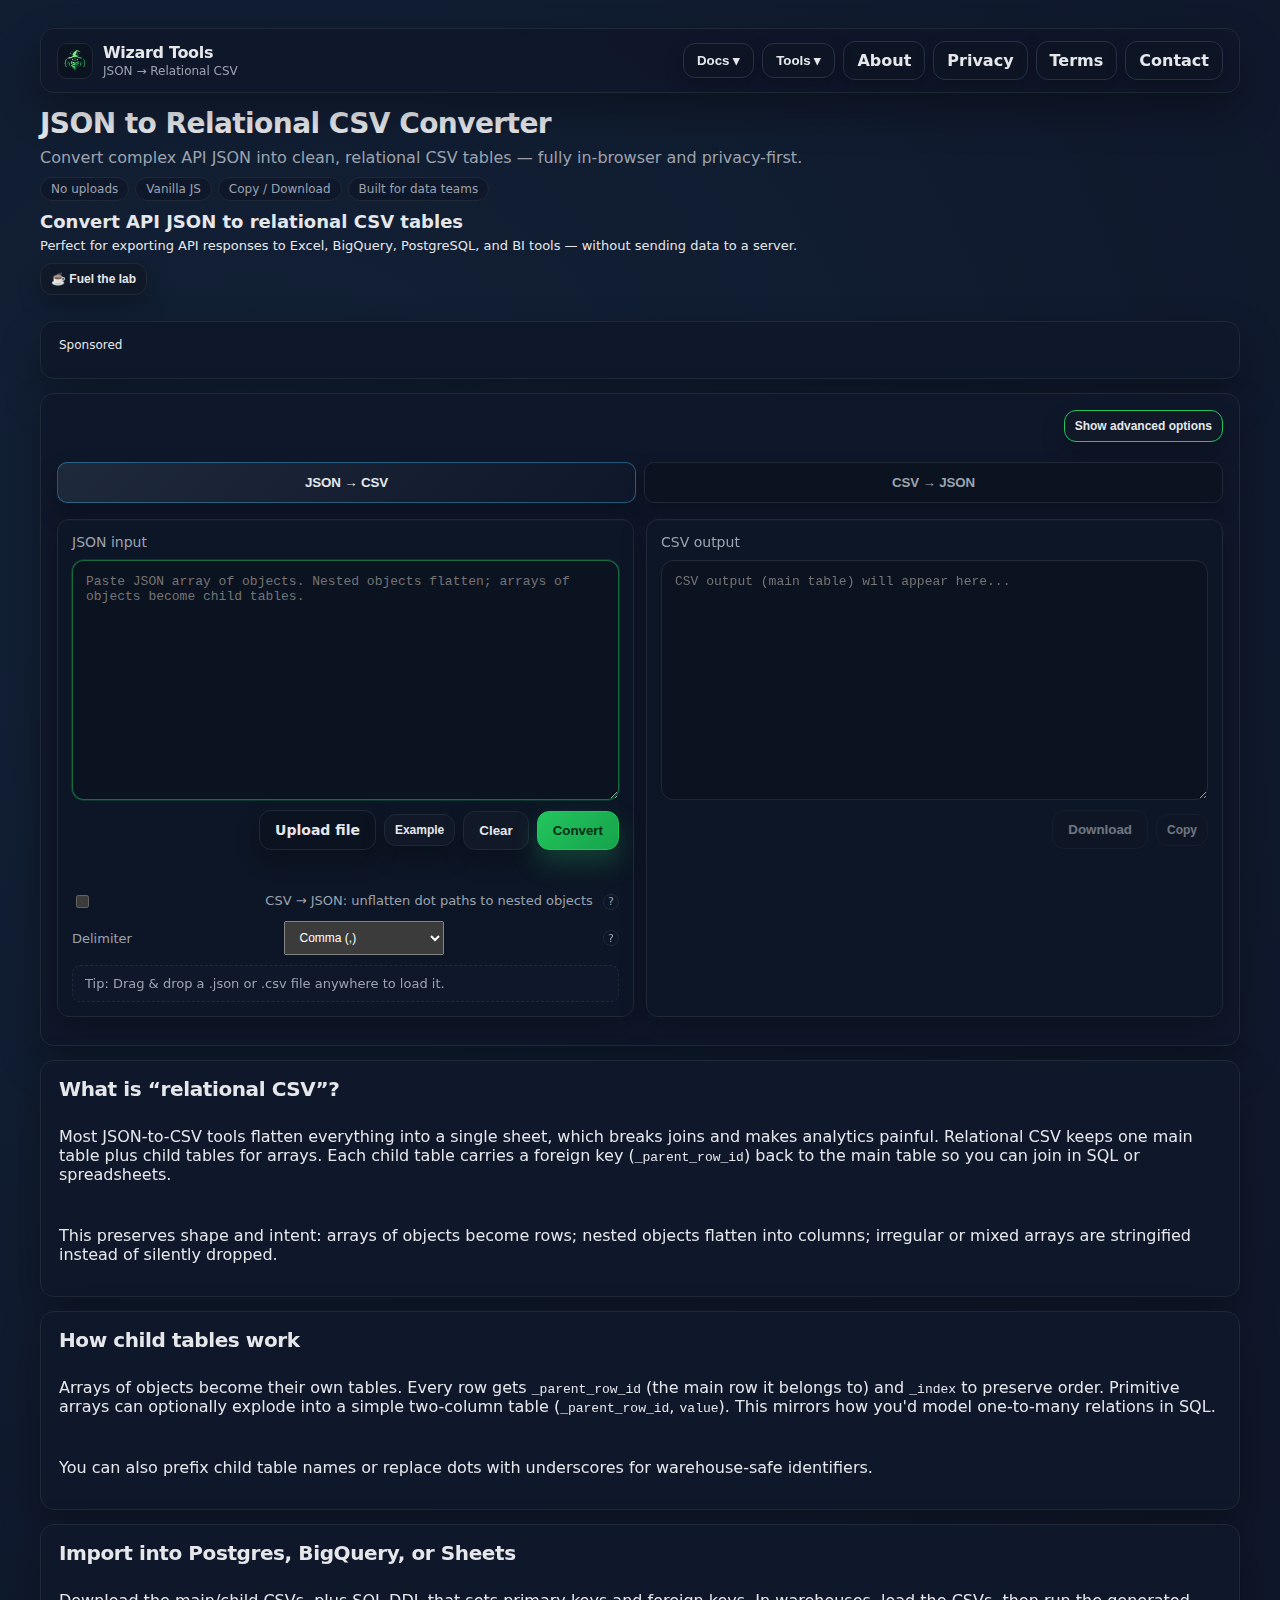
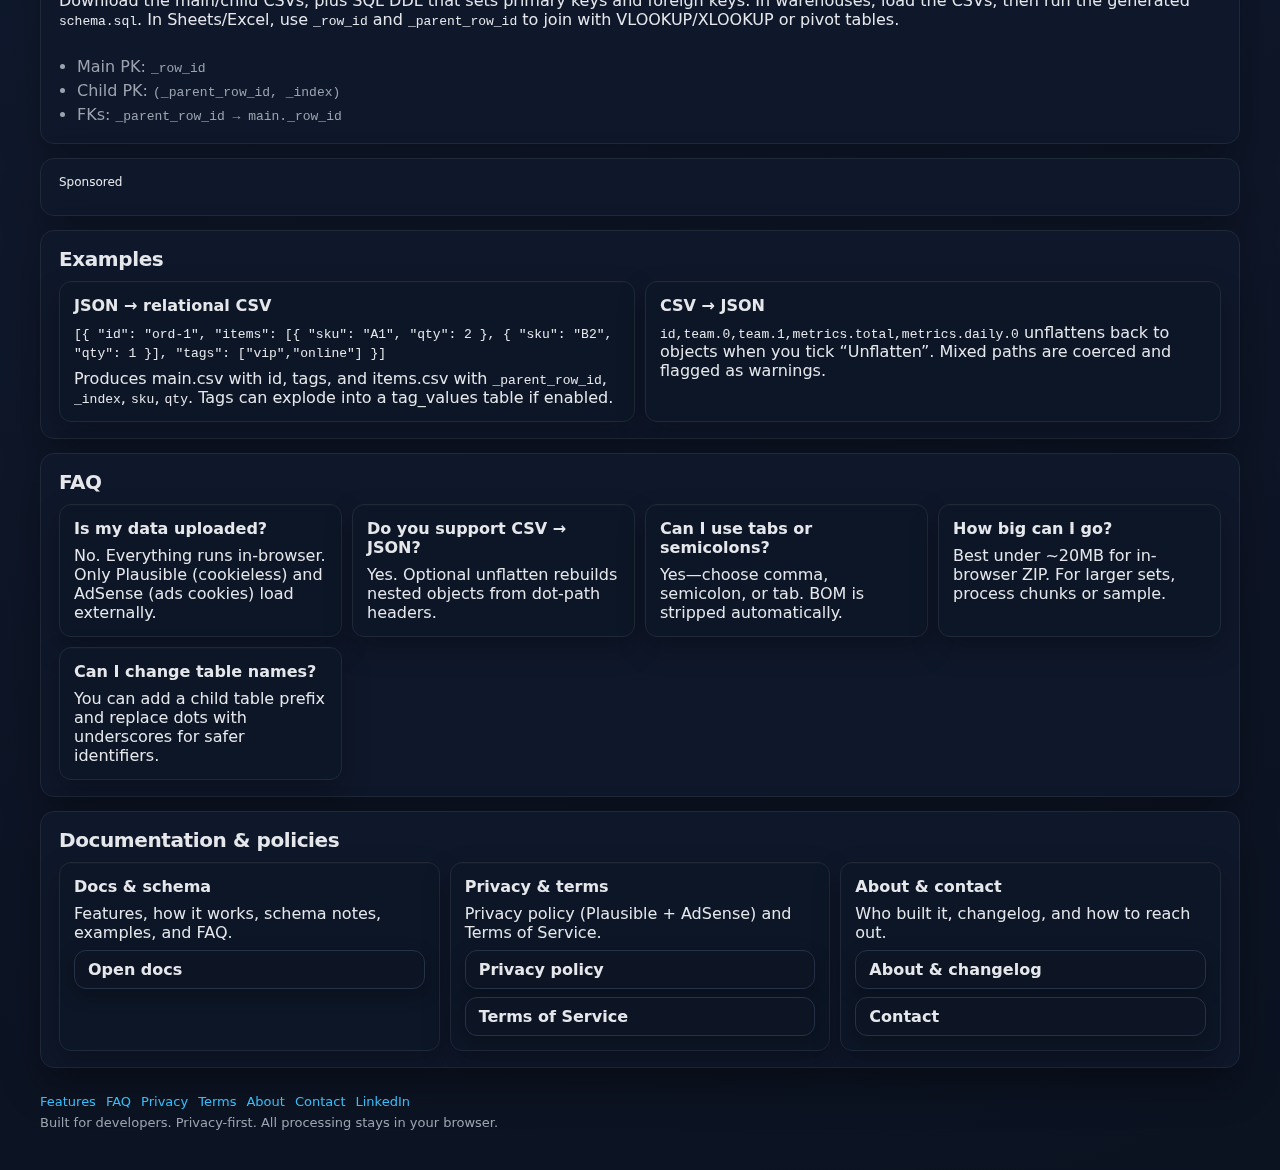
<file: index.html>
<!doctype html>
<html lang="en">
<head>
  <meta charset="UTF-8" />
  <meta name="viewport" content="width=device-width, initial-scale=1.0" />
  <meta name="description" content="Convert complex API JSON into clean, relational CSV tables. Privacy-first, in-browser JSON to CSV exporter for developers and data teams." />
  <link rel="canonical" href="https://json-to-relational-csv.com/" />
  <meta property="og:title" content="JSON to Relational CSV Converter (Privacy-first)" />
  <meta property="og:description" content="Convert complex API JSON into clean relational CSV tables — fully in-browser." />
  <meta property="og:type" content="website" />
  <meta property="og:url" content="https://json-to-relational-csv.com/" />
  <meta property="og:image" content="https://json-to-relational-csv.com/images/og.png" />
  <title>Wizard Tools • JSON to Relational CSV Converter</title>
  <meta name="theme-color" content="#0f172a" />

  <link rel="icon" href="/images/image.png" />
  <link rel="manifest" href="manifest.json" />
  <link rel="stylesheet" href="assets/styles.css" />
  <!-- Privacy-friendly analytics by Plausible -->
  <script defer data-domain="json-to-relational-csv.com" src="https://plausible.io/js/script.js"></script>
  <script async src="https://pagead2.googlesyndication.com/pagead/js/adsbygoogle.js?client=ca-pub-4160544759027026" crossorigin="anonymous"></script>
  <script type="application/ld+json">
    {
      "@context": "https://schema.org",
      "@type": "SoftwareApplication",
      "name": "JSON to Relational CSV Converter",
      "applicationCategory": "UtilitiesApplication",
      "operatingSystem": "Web",
      "url": "https://json-to-relational-csv.com/",
      "image": "https://json-to-relational-csv.com/images/og.png",
      "description": "Convert complex API JSON into relational CSV tables in-browser, with child tables and schema exports.",
      "offers": {
        "@type": "Offer",
        "price": "0",
        "priceCurrency": "USD"
      },
      "publisher": {
        "@type": "Organization",
        "name": "Wizard Tools",
        "url": "https://json-to-relational-csv.com/"
      }
    }
  </script>
  <script type="application/ld+json">
    {
      "@context": "https://schema.org",
      "@type": "FAQPage",
      "mainEntity": [
        {
          "@type": "Question",
          "name": "Is my data uploaded?",
          "acceptedAnswer": {
            "@type": "Answer",
            "text": "No. All parsing and conversions run locally in your browser. Only Plausible (cookieless) and AdSense (ads cookies) load externally."
          }
        },
        {
          "@type": "Question",
          "name": "How are child tables built?",
          "acceptedAnswer": {
            "@type": "Answer",
            "text": "Arrays of objects become child tables with _parent_row_id + _index. Primitive arrays can be exploded into value rows. Mixed arrays are stringified to stay lossless."
          }
        },
        {
          "@type": "Question",
          "name": "Can I import into Postgres or BigQuery?",
          "acceptedAnswer": {
            "@type": "Answer",
            "text": "Yes. Download CSVs plus SQL DDL; main uses _row_id; child tables use (_parent_row_id, _index) with foreign keys back to main."
          }
        },
        {
          "@type": "Question",
          "name": "Do you support CSV to JSON?",
          "acceptedAnswer": {
            "@type": "Answer",
            "text": "Yes. CSV to JSON with optional unflattening of dot-path headers to rebuild nested objects."
          }
        },
        {
          "@type": "Question",
          "name": "What about delimiters?",
          "acceptedAnswer": {
            "@type": "Answer",
            "text": "You can choose comma, semicolon, or tab delimiters. BOM is stripped automatically."
          }
        }
      ]
    }
  </script>
</head>
<body>
  <main class="page" id="main-content">
    <nav class="top-nav" aria-label="Primary navigation">
      <div class="brand">
        <div class="brand-logo" aria-hidden="true">
          <img src="/images/image.png" alt="Wizard Tools logo" />
        </div>
        <div class="brand-text">
          <span class="brand-name">Wizard Tools</span>
          <span class="brand-tagline">JSON → Relational CSV</span>
        </div>
      </div>
      <button class="nav-button mobile-toggle" type="button" aria-expanded="false" aria-label="Toggle navigation">☰ Menu</button>
      <div class="nav-links">
        <div class="dropdown">
          <button class="nav-button" type="button">Docs ▾</button>
          <div class="dropdown-menu" role="menu">
            <a href="docs.html#features" role="menuitem">Features</a>
            <a href="docs.html#how-it-works" role="menuitem">How it works</a>
            <a href="docs.html#examples" role="menuitem">Examples</a>
            <a href="docs.html#faq" role="menuitem">FAQ</a>
            <a href="docs.html#schema" role="menuitem">Schema notes</a>
            <a href="privacy.html" role="menuitem">Privacy</a>
          </div>
        </div>
        <div class="dropdown">
          <button class="nav-button" type="button">Tools ▾</button>
          <div class="dropdown-menu" role="menu">
            <a href="index.html#converter" role="menuitem">JSON ↔ CSV (main)</a>
            <a href="json-validator.html" role="menuitem">JSON Validator</a>
            <a href="json-flatten.html" role="menuitem">Flatten / Unflatten</a>
            <a href="json-yaml.html" role="menuitem">JSON ↔ YAML</a>
          </div>
        </div>
        <a class="nav-link" href="about.html">About</a>
        <a class="nav-link" href="privacy.html">Privacy</a>
        <a class="nav-link" href="terms.html">Terms</a>
        <a class="nav-link" href="contact.html">Contact</a>
      </div>
    </nav>

    <header id="home">
      <h1>JSON to Relational CSV Converter</h1>
      <p class="subtitle">Convert complex API JSON into clean, relational CSV tables — fully in-browser and privacy-first.</p>
      <div class="badges">
        <span class="badge">No uploads</span>
        <span class="badge">Vanilla JS</span>
        <span class="badge">Copy / Download</span>
        <span class="badge">Built for data teams</span>
      </div>
      <h2 style="margin:10px 0 0; font-weight:600; font-size:18px;">Convert API JSON to relational CSV tables</h2>
      <div class="muted" style="margin-top: 6px; font-size: 13px;">
        Perfect for exporting API responses to Excel, BigQuery, PostgreSQL, and BI tools — without sending data to a server.
      </div>
      <div class="controls" style="justify-content: flex-start; padding: 10px 0 0;">
        <a href="https://ko-fi.com/gundalf101" target="_blank" rel="noopener" onclick="plausible('KofiClick')" style="text-decoration:none;">
          <button class="secondary small" type="button">☕ Fuel the lab</button>
        </a>
      </div>
    </header>

    <section class="content-section" aria-label="Ad banner">
      <div class="muted" style="font-size: 12px;">Sponsored</div>
      <ins
        class="adsbygoogle ad-slot"
        style="display:block"
        data-ad-client="ca-pub-4160544759027026"
        data-ad-slot="1234567890"
        data-ad-format="auto"
        data-full-width-responsive="true"
      ></ins>
      <script>
        (adsbygoogle = window.adsbygoogle || []).push({});
      </script>
    </section>
    <div id="converter-placeholder" aria-live="polite"></div>


    <section class="content-section" id="what-is-relational-csv">
      <h2 class="section-title">What is “relational CSV”?</h2>
      <p>Most JSON-to-CSV tools flatten everything into a single sheet, which breaks joins and makes analytics painful. Relational CSV keeps one main table plus child tables for arrays. Each child table carries a foreign key (<code>_parent_row_id</code>) back to the main table so you can join in SQL or spreadsheets.</p>
      <p>This preserves shape and intent: arrays of objects become rows; nested objects flatten into columns; irregular or mixed arrays are stringified instead of silently dropped.</p>
    </section>

    <section class="content-section" id="child-tables">
      <h2 class="section-title">How child tables work</h2>
      <p>Arrays of objects become their own tables. Every row gets <code>_parent_row_id</code> (the main row it belongs to) and <code>_index</code> to preserve order. Primitive arrays can optionally explode into a simple two-column table (<code>_parent_row_id</code>, <code>value</code>). This mirrors how you'd model one-to-many relations in SQL.</p>
      <p>You can also prefix child table names or replace dots with underscores for warehouse-safe identifiers.</p>
    </section>

    <section class="content-section" id="import-warehouses">
      <h2 class="section-title">Import into Postgres, BigQuery, or Sheets</h2>
      <p>Download the main/child CSVs, plus SQL DDL that sets primary keys and foreign keys. In warehouses, load the CSVs, then run the generated <code>schema.sql</code>. In Sheets/Excel, use <code>_row_id</code> and <code>_parent_row_id</code> to join with VLOOKUP/XLOOKUP or pivot tables.</p>
      <ul class="list-tight">
        <li>Main PK: <code>_row_id</code></li>
        <li>Child PK: <code>(_parent_row_id, _index)</code></li>
        <li>FKs: <code>_parent_row_id → main._row_id</code></li>
      </ul>
    </section>

    <section class="content-section" aria-label="Sponsored placement">
      <div class="muted" style="font-size: 12px;">Sponsored</div>
      <ins
        class="adsbygoogle ad-slot"
        style="display:block"
        data-ad-client="ca-pub-4160544759027026"
        data-ad-slot="1234567892"
        data-ad-format="auto"
        data-full-width-responsive="true"
      ></ins>
      <script>
        (adsbygoogle = window.adsbygoogle || []).push({});
      </script>
    </section>

    <section class="content-section" id="examples">
      <h2 class="section-title">Examples</h2>
      <div class="section-grid">
        <div class="section-card">
          <strong>JSON → relational CSV</strong>
          <div class="muted"><code>[{ "id": "ord-1", "items": [{ "sku": "A1", "qty": 2 }, { "sku": "B2", "qty": 1 }], "tags": ["vip","online"] }]</code></div>
          <div class="muted">Produces main.csv with id, tags, and items.csv with <code>_parent_row_id</code>, <code>_index</code>, <code>sku</code>, <code>qty</code>. Tags can explode into a tag_values table if enabled.</div>
        </div>
        <div class="section-card">
          <strong>CSV → JSON</strong>
          <div class="muted"><code>id,team.0,team.1,metrics.total,metrics.daily.0</code> unflattens back to objects when you tick “Unflatten”. Mixed paths are coerced and flagged as warnings.</div>
        </div>
      </div>
    </section>

    <section class="content-section" id="faq">
      <h2 class="section-title">FAQ</h2>
      <div class="section-grid">
        <div class="section-card">
          <strong>Is my data uploaded?</strong>
          <div class="muted">No. Everything runs in-browser. Only Plausible (cookieless) and AdSense (ads cookies) load externally.</div>
        </div>
        <div class="section-card">
          <strong>Do you support CSV → JSON?</strong>
          <div class="muted">Yes. Optional unflatten rebuilds nested objects from dot-path headers.</div>
        </div>
        <div class="section-card">
          <strong>Can I use tabs or semicolons?</strong>
          <div class="muted">Yes—choose comma, semicolon, or tab. BOM is stripped automatically.</div>
        </div>
        <div class="section-card">
          <strong>How big can I go?</strong>
          <div class="muted">Best under ~20MB for in-browser ZIP. For larger sets, process chunks or sample.</div>
        </div>
        <div class="section-card">
          <strong>Can I change table names?</strong>
          <div class="muted">You can add a child table prefix and replace dots with underscores for safer identifiers.</div>
        </div>
      </div>
    </section>

    <section class="content-section">
      <h2 class="section-title">Documentation & policies</h2>
      <div class="section-grid">
        <div class="section-card">
          <strong>Docs & schema</strong>
          <div class="muted">Features, how it works, schema notes, examples, and FAQ.</div>
          <a class="nav-link" href="docs.html">Open docs</a>
        </div>
        <div class="section-card">
          <strong>Privacy & terms</strong>
          <div class="muted">Privacy policy (Plausible + AdSense) and Terms of Service.</div>
          <a class="nav-link" href="privacy.html">Privacy policy</a>
          <a class="nav-link" href="terms.html">Terms of Service</a>
        </div>
        <div class="section-card">
          <strong>About & contact</strong>
          <div class="muted">Who built it, changelog, and how to reach out.</div>
          <a class="nav-link" href="about.html">About & changelog</a>
          <a class="nav-link" href="contact.html">Contact</a>
        </div>
      </div>
    </section>

    <footer class="muted" style="margin-top: 12px; font-size: 13px;">
      <div class="footer-links">
        <a href="docs.html#features">Features</a>
        <a href="docs.html#faq">FAQ</a>
        <a href="privacy.html">Privacy</a>
        <a href="terms.html">Terms</a>
        <a href="about.html">About</a>
        <a href="contact.html">Contact</a>
        <a href="https://www.linkedin.com/in/bennanimouad" target="_blank" rel="noopener">LinkedIn</a>
      </div>
      <div style="margin-top: 6px;">Built for developers. Privacy-first. All processing stays in your browser.</div>
    </footer>
  </main>
  <script src="assets/converter.js"></script>

</body>
</html>
</file>
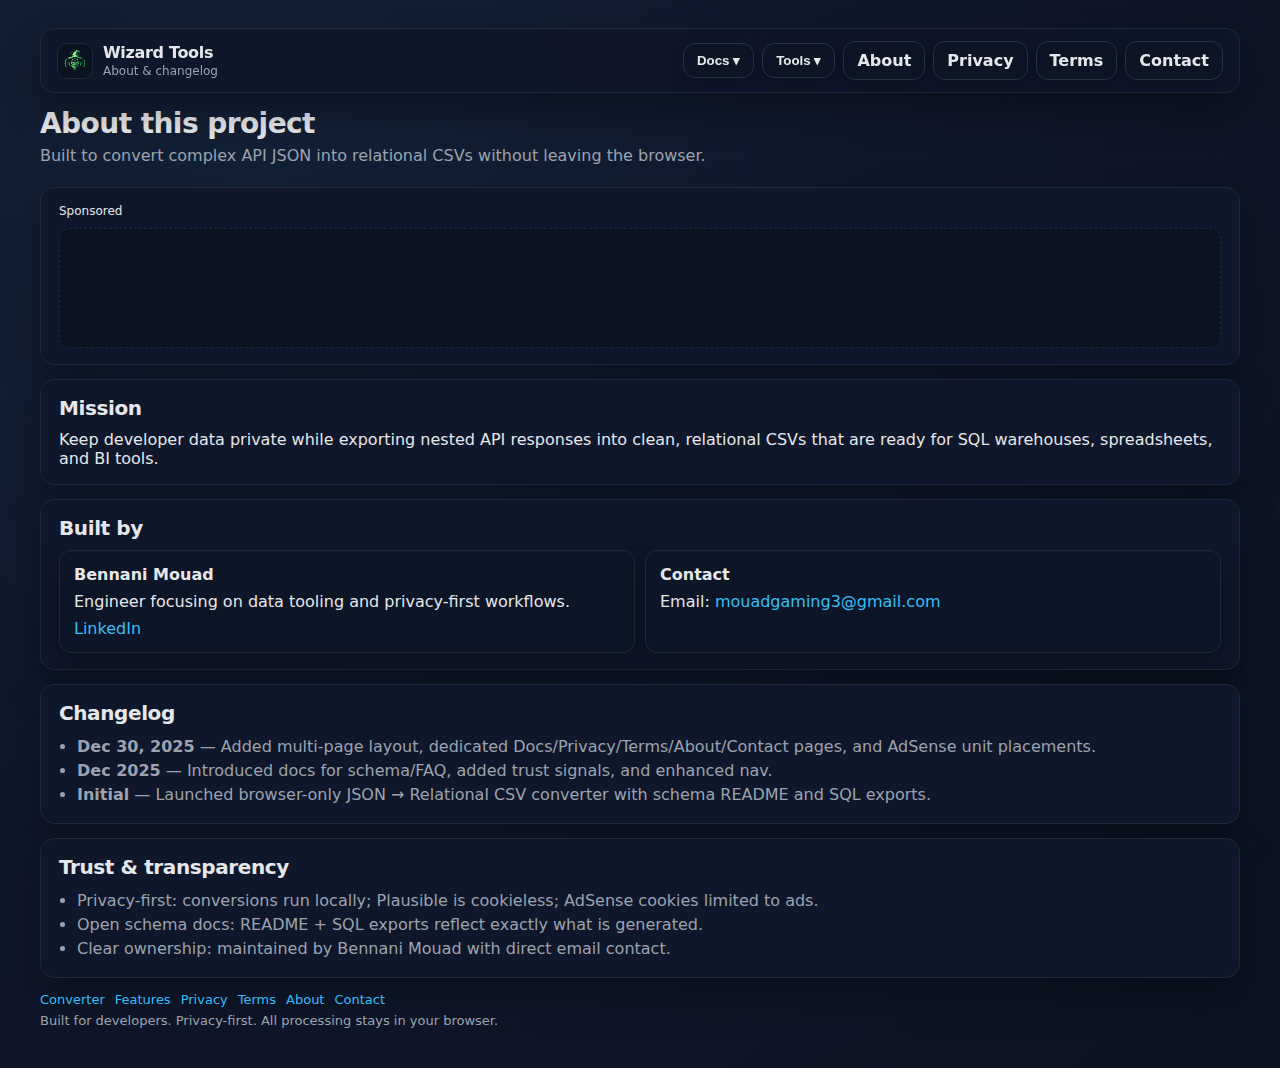
<file: about.html>
<!doctype html>
<html lang="en">
<head>
  <meta charset="UTF-8" />
  <meta name="viewport" content="width=device-width, initial-scale=1.0" />
  <title>About • Wizard Tools</title>
  <meta name="description" content="About the JSON to Relational CSV Converter: who built it, changelog, and contact details." />
  <link rel="icon" href="/images/image.png" />
  <link rel="manifest" href="manifest.json" />
  <meta name="theme-color" content="#0f172a" />
  <!-- Privacy-friendly analytics by Plausible -->
  <script defer data-domain="json-to-relational-csv.com" src="https://plausible.io/js/script.js"></script>
  <script async src="https://pagead2.googlesyndication.com/pagead/js/adsbygoogle.js?client=ca-pub-4160544759027026" crossorigin="anonymous"></script>
  <style>
    :root {
      --bg: #0f172a;
      --panel: #111827;
      --accent: #22c55e;
      --accent-2: #38bdf8;
      --border: #1f2937;
      --text: #e5e7eb;
      --muted: #9ca3af;
      --radius: 12px;
      --sans: "Inter", system-ui, -apple-system, BlinkMacSystemFont, "Segoe UI", sans-serif;
      color-scheme: dark;
    }

    * {
      box-sizing: border-box;
    }

    body {
      margin: 0;
      padding: 28px 18px 40px;
      background: radial-gradient(circle at 20% 20%, #122136, #0f172a 55%, #0b1220 100%);
      color: var(--text);
      font-family: var(--sans);
      min-height: 100vh;
    }

    .page {
      max-width: 1200px;
      margin: 0 auto;
      display: flex;
      flex-direction: column;
      gap: 14px;
    }

    a {
      color: var(--accent-2);
      text-decoration: none;
    }

    a:hover {
      color: #7dd3fc;
    }

    .top-nav {
      display: flex;
      align-items: center;
      justify-content: space-between;
      gap: 12px;
      padding: 12px 16px;
      background: #0f172aee;
      border: 1px solid #1f2937;
      border-radius: 14px;
      position: sticky;
      top: 0;
      z-index: 20;
      box-shadow: 0 18px 40px rgba(0, 0, 0, 0.32);
      backdrop-filter: blur(6px);
    }

    .brand {
      display: flex;
      align-items: center;
      gap: 10px;
    }

    .brand-logo {
      width: 36px;
      height: 36px;
      border-radius: 10px;
      display: inline-flex;
      align-items: center;
      justify-content: center;
      overflow: hidden;
      background: #0b1220;
      border: 1px solid var(--border);
    }

    .brand-logo img {
      width: 100%;
      height: 100%;
      object-fit: cover;
    }

    .brand-text {
      display: flex;
      flex-direction: column;
      gap: 2px;
    }

    .brand-name {
      font-weight: 800;
      font-size: 16px;
      letter-spacing: -0.02em;
    }

    .brand-tagline {
      color: var(--muted);
      font-size: 12px;
    }

    .nav-links {
      display: flex;
      align-items: center;
      gap: 8px;
      flex-wrap: wrap;
    }

    .mobile-toggle {
      display: none;
      align-items: center;
      gap: 6px;
      border: 1px solid var(--border);
      background: #0b1220;
      color: var(--text);
      padding: 8px 12px;
      border-radius: 10px;
      font-weight: 700;
      cursor: pointer;
    }

    .nav-link,
    .nav-button {
      border: 1px solid #253248;
      background: #0d1524;
      color: var(--text);
      padding: 9px 13px;
      border-radius: 12px;
      font-weight: 600;
      cursor: pointer;
      transition: border-color 0.14s ease, background 0.14s ease, box-shadow 0.14s ease;
      box-shadow: 0 6px 18px rgba(0, 0, 0, 0.25);
    }

    .nav-link:hover,
    .nav-button:hover {
      border-color: #38bdf8aa;
      background: #111c2f;
    }

    .dropdown {
      position: relative;
    }

    .dropdown-menu {
      position: absolute;
      top: calc(100% + 6px);
      left: 0;
      display: none;
      flex-direction: column;
      gap: 6px;
      padding: 10px;
      background: #0e182a;
      border: 1px solid #243047;
      border-radius: 12px;
      min-width: 200px;
      box-shadow: 0 16px 36px rgba(0, 0, 0, 0.38);
      z-index: 30;
    }

    .dropdown.open .dropdown-menu {
      display: flex;
    }

    .dropdown-menu a {
      padding: 9px 11px;
      border-radius: 10px;
      color: var(--text);
      border: 1px solid transparent;
    }

    .dropdown-menu a:hover {
      background: #111f33;
      border-color: #243047;
    }

    h1 {
      margin: 0 0 6px;
      font-size: 28px;
      letter-spacing: -0.02em;
    }

    p.subtitle {
      margin: 0 0 8px;
      color: var(--muted);
    }

    .content-section {
      border: 1px solid #1f2937;
      background: #0f172a;
      border-radius: 14px;
      padding: 16px 18px;
      display: flex;
      flex-direction: column;
      gap: 10px;
      box-shadow: 0 18px 40px rgba(0, 0, 0, 0.3);
    }

    .section-title {
      margin: 0;
      font-size: 20px;
      font-weight: 800;
      letter-spacing: -0.02em;
    }

    .section-grid {
      display: grid;
      grid-template-columns: repeat(auto-fit, minmax(240px, 1fr));
      gap: 10px;
    }

    .section-card {
      background: #0d1626;
      border: 1px solid #1f2937;
      border-radius: 12px;
      padding: 14px;
      display: flex;
      flex-direction: column;
      gap: 8px;
      box-shadow: inset 0 1px 0 rgba(255,255,255,0.02), 0 12px 28px rgba(0,0,0,0.25);
    }

    .list-tight {
      margin: 0;
      padding-left: 18px;
      color: var(--muted);
      line-height: 1.5;
    }

    .ad-slot {
      border: 1px dashed var(--border);
      background: #0b1220;
      border-radius: 10px;
      padding: 8px;
      display: block;
      text-align: center;
      min-height: 120px;
    }

    footer {
      color: var(--muted);
      font-size: 13px;
    }

    .footer-links {
      display: flex;
      flex-wrap: wrap;
      gap: 10px;
      align-items: center;
    }

    @media (max-width: 720px) {
      body {
        padding: 20px 14px 28px;
      }

      .top-nav {
        position: sticky;
        top: 0;
        gap: 10px;
      }

      .mobile-toggle {
        display: inline-flex;
        margin-left: auto;
      }

      .nav-links {
        display: none;
        width: 100%;
        flex-direction: column;
        align-items: flex-start;
        gap: 6px;
      }

      .top-nav.open .nav-links {
        display: flex;
      }

      .dropdown {
        width: 100%;
      }

      .dropdown-menu {
        position: static;
        box-shadow: none;
        width: 100%;
        margin-top: 4px;
      }

      .dropdown-menu a {
        width: 100%;
      }
    }
  </style>
</head>
<body>
  <main class="page" id="main-content">
    <nav class="top-nav" aria-label="Primary navigation">
      <div class="brand">
        <div class="brand-logo" aria-hidden="true">
          <img src="/images/image.png" alt="Wizard Tools logo" />
        </div>
        <div class="brand-text">
          <span class="brand-name">Wizard Tools</span>
          <span class="brand-tagline">About & changelog</span>
        </div>
      </div>
      <button class="nav-button mobile-toggle" type="button" aria-expanded="false" aria-label="Toggle navigation">☰ Menu</button>
      <div class="nav-links">
        <div class="dropdown">
          <button class="nav-button" type="button">Docs ▾</button>
          <div class="dropdown-menu" role="menu">
            <a href="docs.html#features" role="menuitem">Features</a>
            <a href="docs.html#how-it-works" role="menuitem">How it works</a>
            <a href="docs.html#examples" role="menuitem">Examples</a>
            <a href="docs.html#faq" role="menuitem">FAQ</a>
            <a href="docs.html#schema" role="menuitem">Schema notes</a>
            <a href="privacy.html" role="menuitem">Privacy</a>
          </div>
        </div>
        <div class="dropdown">
          <button class="nav-button" type="button">Tools ▾</button>
          <div class="dropdown-menu" role="menu">
            <a href="index.html#converter" role="menuitem">JSON ↔ CSV (main)</a>
            <a href="json-validator.html" role="menuitem">JSON Validator</a>
            <a href="json-flatten.html" role="menuitem">Flatten / Unflatten</a>
            <a href="json-yaml.html" role="menuitem">JSON ↔ YAML</a>
          </div>
        </div>
        <a class="nav-link" href="about.html">About</a>
        <a class="nav-link" href="privacy.html">Privacy</a>
        <a class="nav-link" href="terms.html">Terms</a>
        <a class="nav-link" href="contact.html">Contact</a>
      </div>
    </nav>

    <header>
      <h1>About this project</h1>
      <p class="subtitle">Built to convert complex API JSON into relational CSVs without leaving the browser.</p>
    </header>

    <section class="content-section" aria-label="Sponsored placement">
      <div class="muted" style="font-size: 12px;">Sponsored</div>
      <ins
        class="adsbygoogle ad-slot"
        style="display:block"
        data-ad-client="ca-pub-4160544759027026"
        data-ad-slot="5234567890"
        data-ad-format="auto"
        data-full-width-responsive="true"
      ></ins>
      <script>
        (adsbygoogle = window.adsbygoogle || []).push({});
      </script>
    </section>

    <section class="content-section">
      <h2 class="section-title">Mission</h2>
      <div class="muted">Keep developer data private while exporting nested API responses into clean, relational CSVs that are ready for SQL warehouses, spreadsheets, and BI tools.</div>
    </section>

    <section class="content-section">
      <h2 class="section-title">Built by</h2>
      <div class="section-grid">
        <div class="section-card">
          <strong>Bennani Mouad</strong>
          <div class="muted">Engineer focusing on data tooling and privacy-first workflows.</div>
          <a href="https://www.linkedin.com/in/bennanimouad" target="_blank" rel="noopener">LinkedIn</a>
        </div>
        <div class="section-card">
          <strong>Contact</strong>
          <div class="muted">Email: <a href="mailto:mouadgaming3@gmail.com">mouadgaming3@gmail.com</a></div>
        </div>
      </div>
    </section>

    <section class="content-section">
      <h2 class="section-title">Changelog</h2>
      <ul class="list-tight">
        <li><strong>Dec 30, 2025</strong> — Added multi-page layout, dedicated Docs/Privacy/Terms/About/Contact pages, and AdSense unit placements.</li>
        <li><strong>Dec 2025</strong> — Introduced docs for schema/FAQ, added trust signals, and enhanced nav.</li>
        <li><strong>Initial</strong> — Launched browser-only JSON → Relational CSV converter with schema README and SQL exports.</li>
      </ul>
    </section>

    <section class="content-section">
      <h2 class="section-title">Trust & transparency</h2>
      <ul class="list-tight">
        <li>Privacy-first: conversions run locally; Plausible is cookieless; AdSense cookies limited to ads.</li>
        <li>Open schema docs: README + SQL exports reflect exactly what is generated.</li>
        <li>Clear ownership: maintained by Bennani Mouad with direct email contact.</li>
      </ul>
    </section>

    <footer>
      <div class="footer-links">
        <a href="index.html">Converter</a>
        <a href="docs.html#features">Features</a>
        <a href="privacy.html">Privacy</a>
        <a href="terms.html">Terms</a>
        <a href="about.html">About</a>
        <a href="contact.html">Contact</a>
      </div>
      <div style="margin-top: 6px;">Built for developers. Privacy-first. All processing stays in your browser.</div>
    </footer>
  </main>

  <script>
    const topNav = document.querySelector(".top-nav");
    const mobileToggle = document.querySelector(".mobile-toggle");
    const navLinksContainer = document.querySelector(".nav-links");
    const navDropdowns = document.querySelectorAll(".dropdown");

    navLinksContainer?.addEventListener("click", (e) => e.stopPropagation());

    if (mobileToggle && topNav) {
      mobileToggle.addEventListener("click", (e) => {
        e.stopPropagation();
        const isOpen = topNav.classList.toggle("open");
        mobileToggle.setAttribute("aria-expanded", isOpen ? "true" : "false");
      });
    }

    navDropdowns.forEach((dropdown) => {
      const trigger = dropdown.querySelector(".nav-button");
      trigger?.addEventListener("click", (e) => {
        e.stopPropagation();
        const isOpen = dropdown.classList.contains("open");
        navDropdowns.forEach((d) => d.classList.remove("open"));
        if (!isOpen) dropdown.classList.add("open");
      });
      dropdown.querySelectorAll("a").forEach((link) =>
        link.addEventListener("click", () => {
          dropdown.classList.remove("open");
          topNav?.classList.remove("open");
          mobileToggle?.setAttribute("aria-expanded", "false");
        })
      );
    });

    document.querySelectorAll(".nav-link").forEach((link) =>
      link.addEventListener("click", () => {
        topNav?.classList.remove("open");
        mobileToggle?.setAttribute("aria-expanded", "false");
      })
    );

    document.addEventListener("click", () => {
      navDropdowns.forEach((d) => d.classList.remove("open"));
      topNav?.classList.remove("open");
      mobileToggle?.setAttribute("aria-expanded", "false");
    });
  </script>
</body>
</html>
</file>
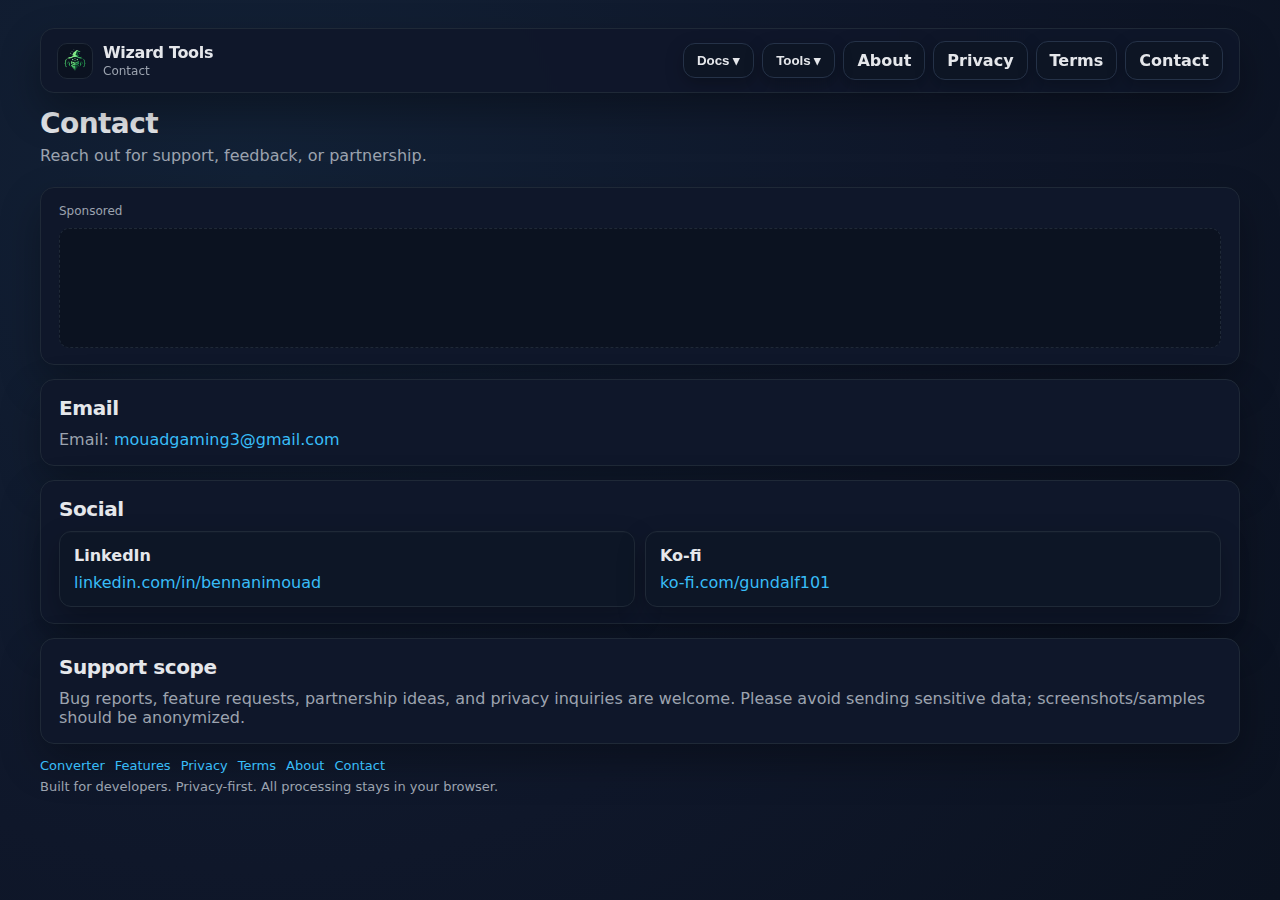
<file: contact.html>
<!doctype html>
<html lang="en">
<head>
  <meta charset="UTF-8" />
  <meta name="viewport" content="width=device-width, initial-scale=1.0" />
  <title>Contact • Wizard Tools</title>
  <meta name="description" content="Contact the maintainer of the JSON to Relational CSV Converter." />
  <link rel="icon" href="/images/image.png" />
  <link rel="manifest" href="manifest.json" />
  <meta name="theme-color" content="#0f172a" />
  <!-- Privacy-friendly analytics by Plausible -->
  <script defer data-domain="json-to-relational-csv.com" src="https://plausible.io/js/script.js"></script>
  <script async src="https://pagead2.googlesyndication.com/pagead/js/adsbygoogle.js?client=ca-pub-4160544759027026" crossorigin="anonymous"></script>
  <style>
    :root {
      --bg: #0f172a;
      --panel: #111827;
      --accent: #22c55e;
      --accent-2: #38bdf8;
      --border: #1f2937;
      --text: #e5e7eb;
      --muted: #9ca3af;
      --radius: 12px;
      --sans: "Inter", system-ui, -apple-system, BlinkMacSystemFont, "Segoe UI", sans-serif;
      color-scheme: dark;
    }

    * {
      box-sizing: border-box;
    }

    body {
      margin: 0;
      padding: 28px 18px 40px;
      background: radial-gradient(circle at 20% 20%, #122136, #0f172a 55%, #0b1220 100%);
      color: var(--text);
      font-family: var(--sans);
      min-height: 100vh;
    }

    .page {
      max-width: 1200px;
      margin: 0 auto;
      display: flex;
      flex-direction: column;
      gap: 14px;
    }

    a {
      color: var(--accent-2);
      text-decoration: none;
    }

    a:hover {
      color: #7dd3fc;
    }

    .top-nav {
      display: flex;
      align-items: center;
      justify-content: space-between;
      gap: 12px;
      padding: 12px 16px;
      background: #0f172aee;
      border: 1px solid #1f2937;
      border-radius: 14px;
      position: sticky;
      top: 0;
      z-index: 20;
      box-shadow: 0 18px 40px rgba(0, 0, 0, 0.32);
      backdrop-filter: blur(6px);
    }

    .brand {
      display: flex;
      align-items: center;
      gap: 10px;
    }

    .brand-logo {
      width: 36px;
      height: 36px;
      border-radius: 10px;
      display: inline-flex;
      align-items: center;
      justify-content: center;
      overflow: hidden;
      background: #0b1220;
      border: 1px solid var(--border);
    }

    .brand-logo img {
      width: 100%;
      height: 100%;
      object-fit: cover;
    }

    .brand-text {
      display: flex;
      flex-direction: column;
      gap: 2px;
    }

    .brand-name {
      font-weight: 800;
      font-size: 16px;
      letter-spacing: -0.02em;
    }

    .brand-tagline {
      color: var(--muted);
      font-size: 12px;
    }

    .nav-links {
      display: flex;
      align-items: center;
      gap: 8px;
      flex-wrap: wrap;
    }

    .mobile-toggle {
      display: none;
      align-items: center;
      gap: 6px;
      border: 1px solid var(--border);
      background: #0b1220;
      color: var(--text);
      padding: 8px 12px;
      border-radius: 10px;
      font-weight: 700;
      cursor: pointer;
    }

    .nav-link,
    .nav-button {
      border: 1px solid #253248;
      background: #0d1524;
      color: var(--text);
      padding: 9px 13px;
      border-radius: 12px;
      font-weight: 600;
      cursor: pointer;
      transition: border-color 0.14s ease, background 0.14s ease, box-shadow 0.14s ease;
      box-shadow: 0 6px 18px rgba(0, 0, 0, 0.25);
    }

    .nav-link:hover,
    .nav-button:hover {
      border-color: #38bdf8aa;
      background: #111c2f;
    }

    .dropdown {
      position: relative;
    }

    .dropdown-menu {
      position: absolute;
      top: calc(100% + 6px);
      left: 0;
      display: none;
      flex-direction: column;
      gap: 6px;
      padding: 10px;
      background: #0e182a;
      border: 1px solid #243047;
      border-radius: 12px;
      min-width: 200px;
      box-shadow: 0 16px 36px rgba(0, 0, 0, 0.38);
      z-index: 30;
    }

    .dropdown.open .dropdown-menu {
      display: flex;
    }

    .dropdown-menu a {
      padding: 9px 11px;
      border-radius: 10px;
      color: var(--text);
      border: 1px solid transparent;
    }

    .dropdown-menu a:hover {
      background: #111f33;
      border-color: #243047;
    }

    h1 {
      margin: 0 0 6px;
      font-size: 28px;
      letter-spacing: -0.02em;
    }

    p.subtitle {
      margin: 0 0 8px;
      color: var(--muted);
    }

    .content-section {
      border: 1px solid #1f2937;
      background: #0f172a;
      border-radius: 14px;
      padding: 16px 18px;
      display: flex;
      flex-direction: column;
      gap: 10px;
      box-shadow: 0 18px 40px rgba(0, 0, 0, 0.3);
    }

    .section-title {
      margin: 0;
      font-size: 20px;
      font-weight: 800;
      letter-spacing: -0.02em;
    }

    .section-grid {
      display: grid;
      grid-template-columns: repeat(auto-fit, minmax(220px, 1fr));
      gap: 10px;
    }

    .section-card {
      background: #0d1626;
      border: 1px solid #1f2937;
      border-radius: 12px;
      padding: 14px;
      display: flex;
      flex-direction: column;
      gap: 8px;
      box-shadow: inset 0 1px 0 rgba(255,255,255,0.02), 0 12px 28px rgba(0,0,0,0.25);
    }

    .muted {
      color: var(--muted);
    }

    .ad-slot {
      border: 1px dashed var(--border);
      background: #0b1220;
      border-radius: 10px;
      padding: 8px;
      display: block;
      text-align: center;
      min-height: 120px;
    }

    footer {
      color: var(--muted);
      font-size: 13px;
    }

    .footer-links {
      display: flex;
      flex-wrap: wrap;
      gap: 10px;
      align-items: center;
    }

    @media (max-width: 720px) {
      body {
        padding: 20px 14px 28px;
      }

      .top-nav {
        position: sticky;
        top: 0;
        gap: 10px;
      }

      .mobile-toggle {
        display: inline-flex;
        margin-left: auto;
      }

      .nav-links {
        display: none;
        width: 100%;
        flex-direction: column;
        align-items: flex-start;
        gap: 6px;
      }

      .top-nav.open .nav-links {
        display: flex;
      }

      .dropdown {
        width: 100%;
      }

      .dropdown-menu {
        position: static;
        box-shadow: none;
        width: 100%;
        margin-top: 4px;
      }

      .dropdown-menu a {
        width: 100%;
      }
    }
  </style>
</head>
<body>
  <main class="page" id="main-content">
    <nav class="top-nav" aria-label="Primary navigation">
      <div class="brand">
        <div class="brand-logo" aria-hidden="true">
          <img src="/images/image.png" alt="Wizard Tools logo" />
        </div>
        <div class="brand-text">
          <span class="brand-name">Wizard Tools</span>
          <span class="brand-tagline">Contact</span>
        </div>
      </div>
      <button class="nav-button mobile-toggle" type="button" aria-expanded="false" aria-label="Toggle navigation">☰ Menu</button>
      <div class="nav-links">
        <div class="dropdown">
          <button class="nav-button" type="button">Docs ▾</button>
          <div class="dropdown-menu" role="menu">
            <a href="docs.html#features" role="menuitem">Features</a>
            <a href="docs.html#how-it-works" role="menuitem">How it works</a>
            <a href="docs.html#examples" role="menuitem">Examples</a>
            <a href="docs.html#schema" role="menuitem">Schema notes</a>
            <a href="docs.html#faq" role="menuitem">FAQ</a>
            <a href="privacy.html" role="menuitem">Privacy</a>
          </div>
        </div>
        <div class="dropdown">
          <button class="nav-button" type="button">Tools ▾</button>
          <div class="dropdown-menu" role="menu">
            <a href="index.html#converter" role="menuitem">JSON ↔ CSV (main)</a>
            <a href="json-validator.html" role="menuitem">JSON Validator</a>
            <a href="json-flatten.html" role="menuitem">Flatten / Unflatten</a>
            <a href="json-yaml.html" role="menuitem">JSON ↔ YAML</a>
          </div>
        </div>
        <a class="nav-link" href="about.html">About</a>
        <a class="nav-link" href="privacy.html">Privacy</a>
        <a class="nav-link" href="terms.html">Terms</a>
        <a class="nav-link" href="contact.html">Contact</a>
      </div>
    </nav>

    <header>
      <h1>Contact</h1>
      <p class="subtitle">Reach out for support, feedback, or partnership.</p>
    </header>

    <section class="content-section" aria-label="Sponsored placement">
      <div class="muted" style="font-size: 12px;">Sponsored</div>
      <ins
        class="adsbygoogle ad-slot"
        style="display:block"
        data-ad-client="ca-pub-4160544759027026"
        data-ad-slot="6234567890"
        data-ad-format="auto"
        data-full-width-responsive="true"
      ></ins>
      <script>
        (adsbygoogle = window.adsbygoogle || []).push({});
      </script>
    </section>

    <section class="content-section">
      <h2 class="section-title">Email</h2>
      <div class="muted">Email: <a href="mailto:mouadgaming3@gmail.com">mouadgaming3@gmail.com</a></div>
    </section>

    <section class="content-section">
      <h2 class="section-title">Social</h2>
      <div class="section-grid">
        <div class="section-card">
          <strong>LinkedIn</strong>
          <a href="https://www.linkedin.com/in/bennanimouad" target="_blank" rel="noopener">linkedin.com/in/bennanimouad</a>
        </div>
        <div class="section-card">
          <strong>Ko-fi</strong>
          <a href="https://ko-fi.com/gundalf101" target="_blank" rel="noopener">ko-fi.com/gundalf101</a>
        </div>
      </div>
    </section>

    <section class="content-section">
      <h2 class="section-title">Support scope</h2>
      <div class="muted">Bug reports, feature requests, partnership ideas, and privacy inquiries are welcome. Please avoid sending sensitive data; screenshots/samples should be anonymized.</div>
    </section>

    <footer>
      <div class="footer-links">
        <a href="index.html">Converter</a>
        <a href="docs.html#features">Features</a>
        <a href="privacy.html">Privacy</a>
        <a href="terms.html">Terms</a>
        <a href="about.html">About</a>
        <a href="contact.html">Contact</a>
      </div>
      <div style="margin-top: 6px;">Built for developers. Privacy-first. All processing stays in your browser.</div>
    </footer>
  </main>

  <script>
    const topNav = document.querySelector(".top-nav");
    const mobileToggle = document.querySelector(".mobile-toggle");
    const navLinksContainer = document.querySelector(".nav-links");
    const navDropdowns = document.querySelectorAll(".dropdown");

    navLinksContainer?.addEventListener("click", (e) => e.stopPropagation());

    if (mobileToggle && topNav) {
      mobileToggle.addEventListener("click", (e) => {
        e.stopPropagation();
        const isOpen = topNav.classList.toggle("open");
        mobileToggle.setAttribute("aria-expanded", isOpen ? "true" : "false");
      });
    }

    navDropdowns.forEach((dropdown) => {
      const trigger = dropdown.querySelector(".nav-button");
      trigger?.addEventListener("click", (e) => {
        e.stopPropagation();
        const isOpen = dropdown.classList.contains("open");
        navDropdowns.forEach((d) => d.classList.remove("open"));
        if (!isOpen) dropdown.classList.add("open");
      });
      dropdown.querySelectorAll("a").forEach((link) =>
        link.addEventListener("click", () => {
          dropdown.classList.remove("open");
          topNav?.classList.remove("open");
          mobileToggle?.setAttribute("aria-expanded", "false");
        })
      );
    });

    document.querySelectorAll(".nav-link").forEach((link) =>
      link.addEventListener("click", () => {
        topNav?.classList.remove("open");
        mobileToggle?.setAttribute("aria-expanded", "false");
      })
    );

    document.addEventListener("click", () => {
      navDropdowns.forEach((d) => d.classList.remove("open"));
      topNav?.classList.remove("open");
      mobileToggle?.setAttribute("aria-expanded", "false");
    });
  </script>
</body>
</html>
</file>
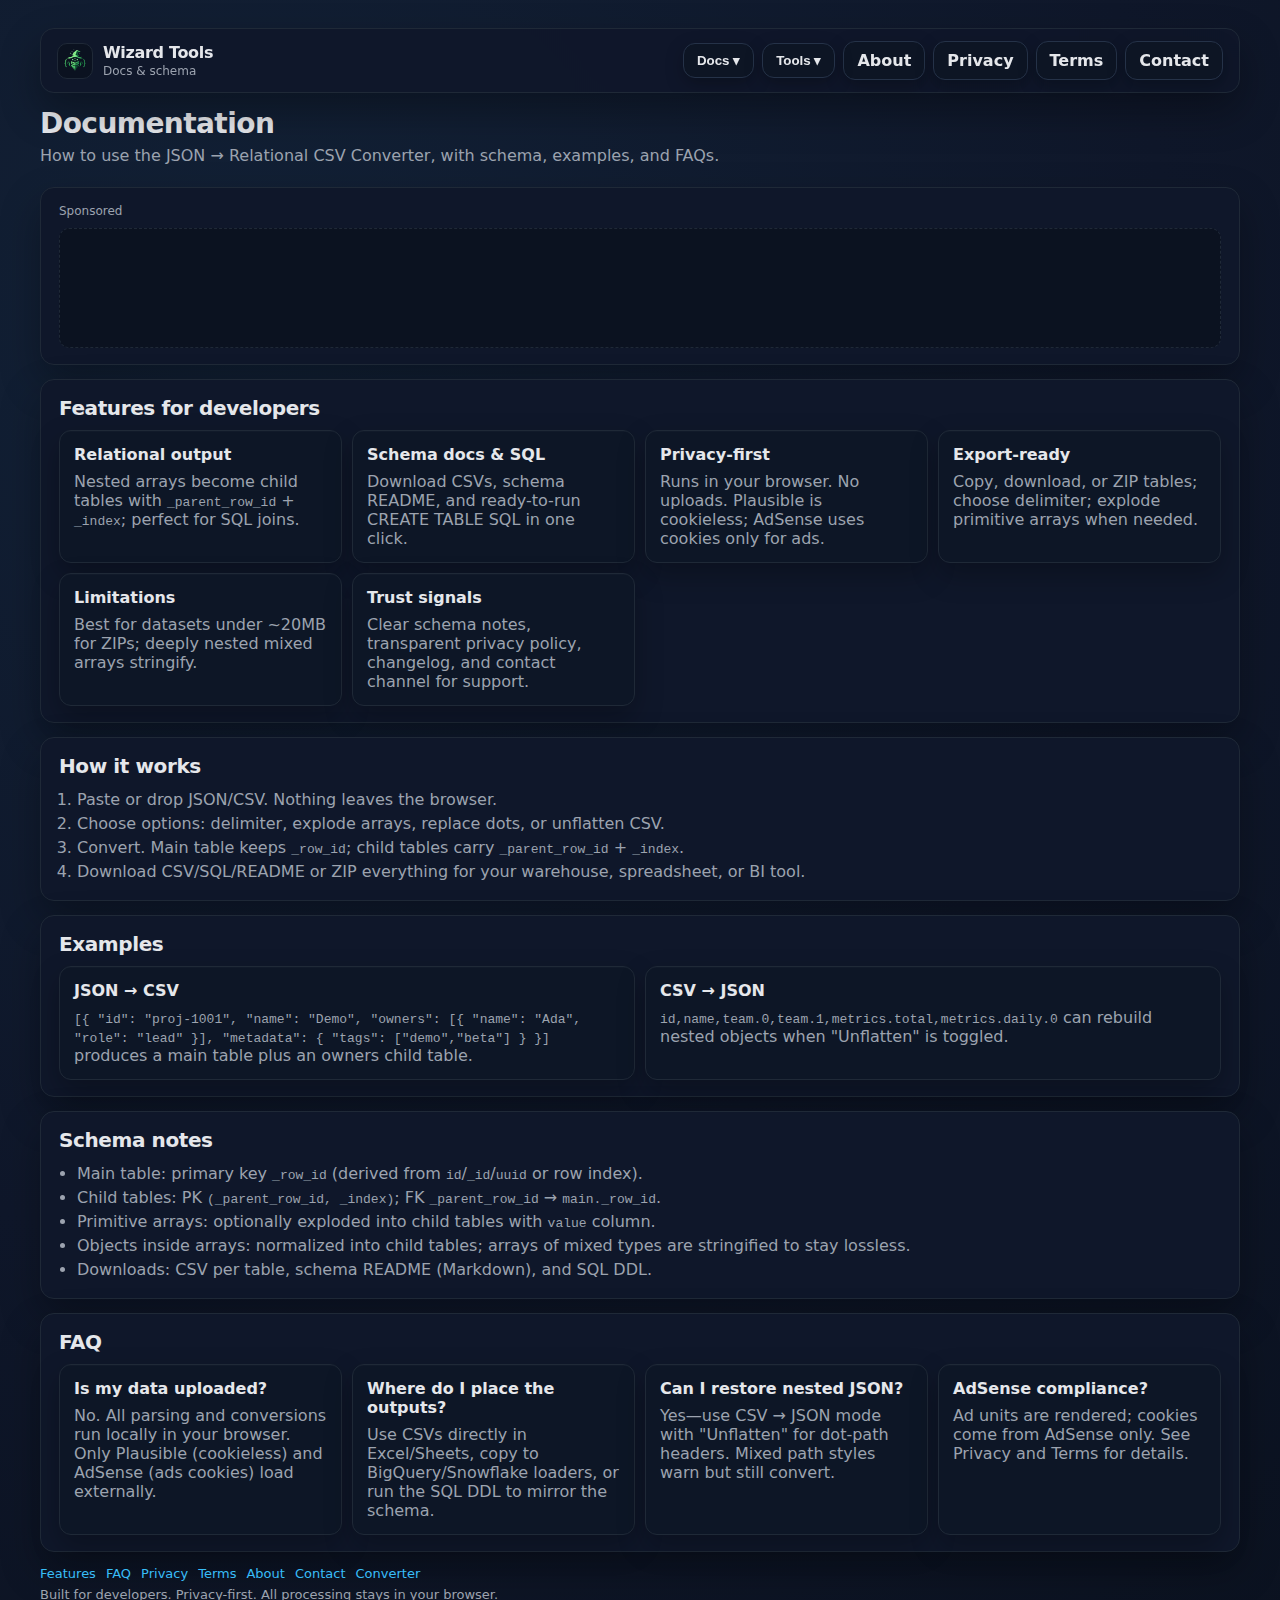
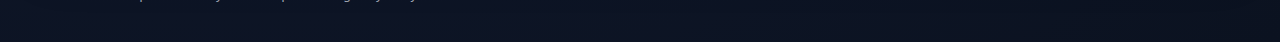
<file: docs.html>
<!doctype html>
<html lang="en">
<head>
  <meta charset="UTF-8" />
  <meta name="viewport" content="width=device-width, initial-scale=1.0" />
  <title>Docs • Wizard Tools</title>
  <meta name="description" content="Documentation for the JSON to Relational CSV Converter: features, schema, examples, and FAQ." />
  <link rel="icon" href="/images/image.png" />
  <link rel="manifest" href="manifest.json" />
  <meta name="theme-color" content="#0f172a" />
  <!-- Privacy-friendly analytics by Plausible -->
  <script defer data-domain="json-to-relational-csv.com" src="https://plausible.io/js/script.js"></script>
  <script async src="https://pagead2.googlesyndication.com/pagead/js/adsbygoogle.js?client=ca-pub-4160544759027026" crossorigin="anonymous"></script>
  <style>
    :root {
      --bg: #0f172a;
      --panel: #111827;
      --accent: #22c55e;
      --accent-2: #38bdf8;
      --border: #1f2937;
      --text: #e5e7eb;
      --muted: #9ca3af;
      --radius: 12px;
      --sans: "Inter", system-ui, -apple-system, BlinkMacSystemFont, "Segoe UI", sans-serif;
      color-scheme: dark;
    }

    * {
      box-sizing: border-box;
    }

    body {
      margin: 0;
      padding: 28px 18px 40px;
      background: radial-gradient(circle at 20% 20%, #122136, #0f172a 55%, #0b1220 100%);
      color: var(--text);
      font-family: var(--sans);
      min-height: 100vh;
    }

    .page {
      max-width: 1200px;
      margin: 0 auto;
      display: flex;
      flex-direction: column;
      gap: 14px;
    }

    a {
      color: var(--accent-2);
      text-decoration: none;
    }

    a:hover {
      color: #7dd3fc;
    }

    .top-nav {
      display: flex;
      align-items: center;
      justify-content: space-between;
      gap: 12px;
      padding: 12px 16px;
      background: #0f172aee;
      border: 1px solid #1f2937;
      border-radius: 14px;
      position: sticky;
      top: 0;
      z-index: 20;
      box-shadow: 0 18px 40px rgba(0, 0, 0, 0.32);
      backdrop-filter: blur(6px);
    }

    .brand {
      display: flex;
      align-items: center;
      gap: 10px;
    }

    .brand-logo {
      width: 36px;
      height: 36px;
      border-radius: 10px;
      display: inline-flex;
      align-items: center;
      justify-content: center;
      overflow: hidden;
      background: #0b1220;
      border: 1px solid var(--border);
    }

    .brand-logo img {
      width: 100%;
      height: 100%;
      object-fit: cover;
    }

    .brand-text {
      display: flex;
      flex-direction: column;
      gap: 2px;
    }

    .brand-name {
      font-weight: 800;
      font-size: 16px;
      letter-spacing: -0.02em;
    }

    .brand-tagline {
      color: var(--muted);
      font-size: 12px;
    }

    .nav-links {
      display: flex;
      align-items: center;
      gap: 8px;
      flex-wrap: wrap;
    }

    .mobile-toggle {
      display: none;
      align-items: center;
      gap: 6px;
      border: 1px solid var(--border);
      background: #0b1220;
      color: var(--text);
      padding: 8px 12px;
      border-radius: 10px;
      font-weight: 700;
      cursor: pointer;
    }

    .nav-link,
    .nav-button {
      border: 1px solid #253248;
      background: #0d1524;
      color: var(--text);
      padding: 9px 13px;
      border-radius: 12px;
      font-weight: 600;
      cursor: pointer;
      transition: border-color 0.14s ease, background 0.14s ease, box-shadow 0.14s ease;
      box-shadow: 0 6px 18px rgba(0, 0, 0, 0.25);
    }

    .nav-link:hover,
    .nav-button:hover {
      border-color: #38bdf8aa;
      background: #111c2f;
    }

    .dropdown {
      position: relative;
    }

    .dropdown-menu {
      position: absolute;
      top: calc(100% + 6px);
      left: 0;
      display: none;
      flex-direction: column;
      gap: 6px;
      padding: 10px;
      background: #0e182a;
      border: 1px solid #243047;
      border-radius: 12px;
      min-width: 200px;
      box-shadow: 0 16px 36px rgba(0, 0, 0, 0.38);
      z-index: 30;
    }

    .dropdown.open .dropdown-menu {
      display: flex;
    }

    .dropdown-menu a {
      padding: 9px 11px;
      border-radius: 10px;
      color: var(--text);
      border: 1px solid transparent;
    }

    .dropdown-menu a:hover {
      background: #111f33;
      border-color: #243047;
    }

    h1 {
      margin: 0 0 6px;
      font-size: 28px;
      letter-spacing: -0.02em;
    }

    p.subtitle {
      margin: 0 0 8px;
      color: var(--muted);
    }

    .content-section {
      border: 1px solid #1f2937;
      background: #0f172a;
      border-radius: 14px;
      padding: 16px 18px;
      display: flex;
      flex-direction: column;
      gap: 10px;
      box-shadow: 0 18px 40px rgba(0, 0, 0, 0.3);
    }

    .section-title {
      margin: 0;
      font-size: 20px;
      font-weight: 800;
      letter-spacing: -0.02em;
    }

    .section-grid {
      display: grid;
      grid-template-columns: repeat(auto-fit, minmax(240px, 1fr));
      gap: 10px;
    }

    .section-card {
      background: #0d1626;
      border: 1px solid #1f2937;
      border-radius: 12px;
      padding: 14px;
      display: flex;
      flex-direction: column;
      gap: 8px;
      box-shadow: inset 0 1px 0 rgba(255,255,255,0.02), 0 12px 28px rgba(0,0,0,0.25);
    }

    .muted {
      color: var(--muted);
    }

    .list-tight {
      margin: 0;
      padding-left: 18px;
      color: var(--muted);
      line-height: 1.5;
    }

    .ad-slot {
      border: 1px dashed var(--border);
      background: #0b1220;
      border-radius: 10px;
      padding: 8px;
      display: block;
      text-align: center;
      min-height: 120px;
    }

    footer {
      color: var(--muted);
      font-size: 13px;
    }

    .footer-links {
      display: flex;
      flex-wrap: wrap;
      gap: 10px;
      align-items: center;
    }

    @media (max-width: 720px) {
      body {
        padding: 20px 14px 28px;
      }

      .top-nav {
        position: sticky;
        top: 0;
        gap: 10px;
      }

      .mobile-toggle {
        display: inline-flex;
        margin-left: auto;
      }

      .nav-links {
        display: none;
        width: 100%;
        flex-direction: column;
        align-items: flex-start;
        gap: 6px;
      }

      .top-nav.open .nav-links {
        display: flex;
      }

      .dropdown {
        width: 100%;
      }

      .dropdown-menu {
        position: static;
        box-shadow: none;
        width: 100%;
        margin-top: 4px;
      }

      .dropdown-menu a {
        width: 100%;
      }
    }
  </style>
</head>
<body>
  <main class="page" id="main-content">
    <nav class="top-nav" aria-label="Primary navigation">
      <div class="brand">
        <div class="brand-logo" aria-hidden="true">
          <img src="/images/image.png" alt="Wizard Tools logo" />
        </div>
        <div class="brand-text">
          <span class="brand-name">Wizard Tools</span>
          <span class="brand-tagline">Docs & schema</span>
        </div>
      </div>
      <button class="nav-button mobile-toggle" type="button" aria-expanded="false" aria-label="Toggle navigation">☰ Menu</button>
      <div class="nav-links">
        <div class="dropdown">
          <button class="nav-button" type="button">Docs ▾</button>
          <div class="dropdown-menu" role="menu">
            <a href="#features" role="menuitem">Features</a>
            <a href="#how-it-works" role="menuitem">How it works</a>
            <a href="#examples" role="menuitem">Examples</a>
            <a href="#schema" role="menuitem">Schema notes</a>
            <a href="#faq" role="menuitem">FAQ</a>
            <a href="privacy.html" role="menuitem">Privacy</a>
          </div>
        </div>
        <div class="dropdown">
          <button class="nav-button" type="button">Tools ▾</button>
          <div class="dropdown-menu" role="menu">
            <a href="index.html#converter" role="menuitem">JSON ↔ CSV (main)</a>
            <a href="json-validator.html" role="menuitem">JSON Validator</a>
            <a href="json-flatten.html" role="menuitem">Flatten / Unflatten</a>
            <a href="json-yaml.html" role="menuitem">JSON ↔ YAML</a>
          </div>
        </div>
        <a class="nav-link" href="about.html">About</a>
        <a class="nav-link" href="privacy.html">Privacy</a>
        <a class="nav-link" href="terms.html">Terms</a>
        <a class="nav-link" href="contact.html">Contact</a>
      </div>
    </nav>

    <header>
      <h1>Documentation</h1>
      <p class="subtitle">How to use the JSON → Relational CSV Converter, with schema, examples, and FAQs.</p>
    </header>

    <section class="content-section" aria-label="Sponsored placement">
      <div class="muted" style="font-size: 12px;">Sponsored</div>
      <ins
        class="adsbygoogle ad-slot"
        style="display:block"
        data-ad-client="ca-pub-4160544759027026"
        data-ad-slot="2234567890"
        data-ad-format="auto"
        data-full-width-responsive="true"
      ></ins>
      <script>
        (adsbygoogle = window.adsbygoogle || []).push({});
      </script>
    </section>

    <section class="content-section" id="features">
      <h2 class="section-title">Features for developers</h2>
      <div class="section-grid">
        <div class="section-card">
          <strong>Relational output</strong>
          <div class="muted">Nested arrays become child tables with <code>_parent_row_id</code> + <code>_index</code>; perfect for SQL joins.</div>
        </div>
        <div class="section-card">
          <strong>Schema docs & SQL</strong>
          <div class="muted">Download CSVs, schema README, and ready-to-run CREATE TABLE SQL in one click.</div>
        </div>
        <div class="section-card">
          <strong>Privacy-first</strong>
          <div class="muted">Runs in your browser. No uploads. Plausible is cookieless; AdSense uses cookies only for ads.</div>
        </div>
        <div class="section-card">
          <strong>Export-ready</strong>
          <div class="muted">Copy, download, or ZIP tables; choose delimiter; explode primitive arrays when needed.</div>
        </div>
        <div class="section-card">
          <strong>Limitations</strong>
          <div class="muted">Best for datasets under ~20MB for ZIPs; deeply nested mixed arrays stringify.</div>
        </div>
        <div class="section-card">
          <strong>Trust signals</strong>
          <div class="muted">Clear schema notes, transparent privacy policy, changelog, and contact channel for support.</div>
        </div>
      </div>
    </section>

    <section class="content-section" id="how-it-works">
      <h2 class="section-title">How it works</h2>
      <ol class="list-tight">
        <li>Paste or drop JSON/CSV. Nothing leaves the browser.</li>
        <li>Choose options: delimiter, explode arrays, replace dots, or unflatten CSV.</li>
        <li>Convert. Main table keeps <code>_row_id</code>; child tables carry <code>_parent_row_id</code> + <code>_index</code>.</li>
        <li>Download CSV/SQL/README or ZIP everything for your warehouse, spreadsheet, or BI tool.</li>
      </ol>
    </section>

    <section class="content-section" id="examples">
      <h2 class="section-title">Examples</h2>
      <div class="section-grid">
        <div class="section-card">
          <strong>JSON → CSV</strong>
          <div class="muted"><code>[{ "id": "proj-1001", "name": "Demo", "owners": [{ "name": "Ada", "role": "lead" }], "metadata": { "tags": ["demo","beta"] } }]</code> produces a main table plus an owners child table.</div>
        </div>
        <div class="section-card">
          <strong>CSV → JSON</strong>
          <div class="muted"><code>id,name,team.0,team.1,metrics.total,metrics.daily.0</code> can rebuild nested objects when "Unflatten" is toggled.</div>
        </div>
      </div>
    </section>

    <section class="content-section" id="schema">
      <h2 class="section-title">Schema notes</h2>
      <ul class="list-tight">
        <li>Main table: primary key <code>_row_id</code> (derived from <code>id</code>/<code>_id</code>/<code>uuid</code> or row index).</li>
        <li>Child tables: PK <code>(_parent_row_id, _index)</code>; FK <code>_parent_row_id</code> → <code>main._row_id</code>.</li>
        <li>Primitive arrays: optionally exploded into child tables with <code>value</code> column.</li>
        <li>Objects inside arrays: normalized into child tables; arrays of mixed types are stringified to stay lossless.</li>
        <li>Downloads: CSV per table, schema README (Markdown), and SQL DDL.</li>
      </ul>
    </section>

    <section class="content-section" id="faq">
      <h2 class="section-title">FAQ</h2>
      <div class="section-grid">
        <div class="section-card">
          <strong>Is my data uploaded?</strong>
          <div class="muted">No. All parsing and conversions run locally in your browser. Only Plausible (cookieless) and AdSense (ads cookies) load externally.</div>
        </div>
        <div class="section-card">
          <strong>Where do I place the outputs?</strong>
          <div class="muted">Use CSVs directly in Excel/Sheets, copy to BigQuery/Snowflake loaders, or run the SQL DDL to mirror the schema.</div>
        </div>
        <div class="section-card">
          <strong>Can I restore nested JSON?</strong>
          <div class="muted">Yes—use CSV → JSON mode with "Unflatten" for dot-path headers. Mixed path styles warn but still convert.</div>
        </div>
        <div class="section-card">
          <strong>AdSense compliance?</strong>
          <div class="muted">Ad units are rendered; cookies come from AdSense only. See Privacy and Terms for details.</div>
        </div>
      </div>
    </section>

    <footer>
      <div class="footer-links">
        <a href="docs.html#features">Features</a>
        <a href="docs.html#faq">FAQ</a>
        <a href="privacy.html">Privacy</a>
        <a href="terms.html">Terms</a>
        <a href="about.html">About</a>
        <a href="contact.html">Contact</a>
        <a href="index.html">Converter</a>
      </div>
      <div style="margin-top: 6px;">Built for developers. Privacy-first. All processing stays in your browser.</div>
    </footer>
  </main>

  <script>
    const topNav = document.querySelector(".top-nav");
    const mobileToggle = document.querySelector(".mobile-toggle");
    const navLinksContainer = document.querySelector(".nav-links");
    const navDropdowns = document.querySelectorAll(".dropdown");

    navLinksContainer?.addEventListener("click", (e) => e.stopPropagation());

    if (mobileToggle && topNav) {
      mobileToggle.addEventListener("click", (e) => {
        e.stopPropagation();
        const isOpen = topNav.classList.toggle("open");
        mobileToggle.setAttribute("aria-expanded", isOpen ? "true" : "false");
      });
    }

    navDropdowns.forEach((dropdown) => {
      const trigger = dropdown.querySelector(".nav-button");
      trigger?.addEventListener("click", (e) => {
        e.stopPropagation();
        const isOpen = dropdown.classList.contains("open");
        navDropdowns.forEach((d) => d.classList.remove("open"));
        if (!isOpen) dropdown.classList.add("open");
      });
      dropdown.querySelectorAll("a").forEach((link) =>
        link.addEventListener("click", () => {
          dropdown.classList.remove("open");
          topNav?.classList.remove("open");
          mobileToggle?.setAttribute("aria-expanded", "false");
        })
      );
    });

    document.querySelectorAll(".nav-link").forEach((link) =>
      link.addEventListener("click", () => {
        topNav?.classList.remove("open");
        mobileToggle?.setAttribute("aria-expanded", "false");
      })
    );

    document.addEventListener("click", () => {
      navDropdowns.forEach((d) => d.classList.remove("open"));
      topNav?.classList.remove("open");
      mobileToggle?.setAttribute("aria-expanded", "false");
    });
  </script>
</body>
</html>
</file>
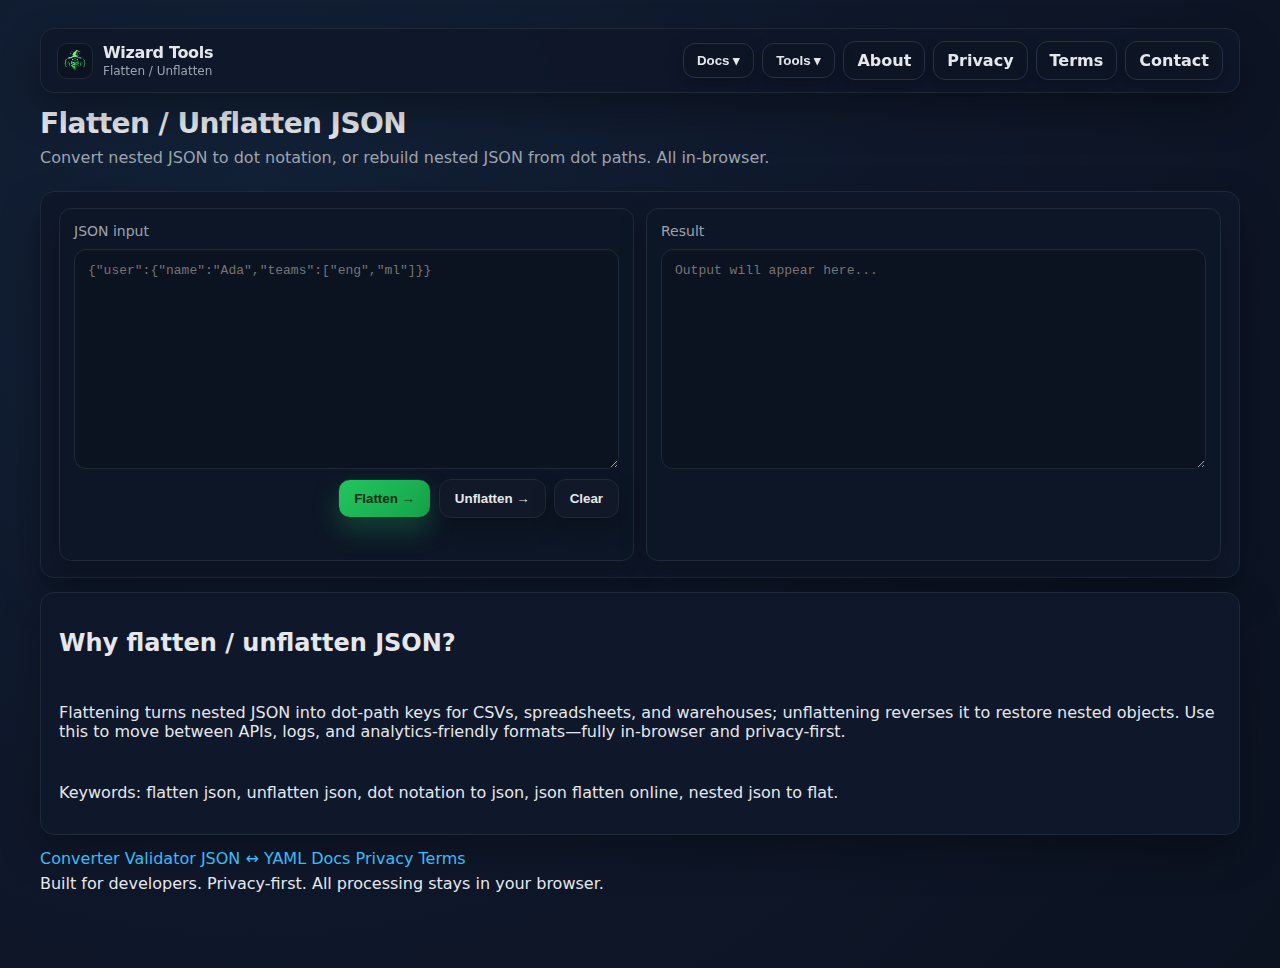
<file: json-flatten.html>
<!doctype html>
<html lang="en">
<head>
  <meta charset="UTF-8" />
  <meta name="viewport" content="width=device-width, initial-scale=1.0" />
  <title>Flatten / Unflatten JSON • Wizard Tools</title>
  <meta name="description" content="Flatten JSON to dot notation or unflatten back to nested JSON. Runs in-browser for privacy." />
  <link rel="icon" href="/images/image.png" />
  <link rel="manifest" href="manifest.json" />
  <meta name="theme-color" content="#0f172a" />
  <link rel="canonical" href="https://json-to-relational-csv.com/json-flatten.html" />
  <meta property="og:title" content="Flatten / Unflatten JSON (Privacy-first)" />
  <meta property="og:description" content="Flatten JSON to dot paths or rebuild nested JSON, entirely in-browser." />
  <meta property="og:type" content="website" />
  <meta property="og:url" content="https://json-to-relational-csv.com/json-flatten.html" />
  <meta property="og:image" content="https://json-to-relational-csv.com/images/og.png" />
  <script defer data-domain="json-to-relational-csv.com" src="https://plausible.io/js/script.js"></script>
  <style>
    :root {
      --bg: #0f172a;
      --panel: #111827;
      --accent: #22c55e;
      --accent-2: #38bdf8;
      --border: #1f2937;
      --text: #e5e7eb;
      --muted: #9ca3af;
      --radius: 14px;
      --mono: "SFMono-Regular", Menlo, Consolas, monospace;
      --sans: "Inter", system-ui, -apple-system, BlinkMacSystemFont, "Segoe UI", sans-serif;
      color-scheme: dark;
    }
    * { box-sizing: border-box; }
    body {
      margin: 0;
      padding: 28px 18px 40px;
      background: radial-gradient(circle at 20% 20%, #122136, #0f172a 55%, #0b1220 100%);
      color: var(--text);
      font-family: var(--sans);
      min-height: 100vh;
    }
    main.page {
      max-width: 1200px;
      margin: 0 auto;
      display: flex;
      flex-direction: column;
      gap: 14px;
      min-height: 100vh;
    }
    a { color: var(--accent-2); text-decoration: none; }
    a:hover { color: #7dd3fc; }
    .top-nav {
      display: flex;
      align-items: center;
      justify-content: space-between;
      gap: 12px;
      padding: 12px 16px;
      background: #0f172aee;
      border: 1px solid #1f2937;
      border-radius: 14px;
      position: sticky;
      top: 0;
      z-index: 20;
      box-shadow: 0 18px 40px rgba(0, 0, 0, 0.32);
      backdrop-filter: blur(6px);
    }
    .brand { display: flex; align-items: center; gap: 10px; }
    .brand-logo { width: 36px; height: 36px; border-radius: 10px; overflow: hidden; background: #0b1220; border: 1px solid #1f2937; display: inline-flex; align-items: center; justify-content: center; }
    .brand-logo img { width: 100%; height: 100%; object-fit: cover; }
    .brand-text { display: flex; flex-direction: column; gap: 2px; }
    .brand-name { font-weight: 800; font-size: 16px; letter-spacing: -0.02em; }
    .brand-tagline { color: var(--muted); font-size: 12px; }
    .nav-links { display: flex; align-items: center; gap: 8px; flex-wrap: wrap; }
    .mobile-toggle { display: none; align-items: center; gap: 6px; border: 1px solid #1f2937; background: #0b1220; color: var(--text); padding: 8px 12px; border-radius: 10px; font-weight: 700; cursor: pointer; }
    .nav-link, .nav-button {
      border: 1px solid #253248;
      background: #0d1524;
      color: var(--text);
      padding: 9px 13px;
      border-radius: 12px;
      font-weight: 600;
      cursor: pointer;
      transition: border-color 0.14s ease, background 0.14s ease, box-shadow 0.14s ease;
      box-shadow: 0 6px 18px rgba(0,0,0,0.25);
    }
    .nav-link:hover, .nav-button:hover { border-color: #38bdf8aa; background: #111c2f; }
    .dropdown { position: relative; }
    .dropdown-menu {
      position: absolute; top: calc(100% + 6px); left: 0; display: none; flex-direction: column; gap: 6px;
      padding: 10px; background: #0e182a; border: 1px solid #243047; border-radius: 12px; min-width: 200px;
      box-shadow: 0 16px 36px rgba(0,0,0,0.38); z-index: 30;
    }
    .dropdown.open .dropdown-menu { display: flex; }
    .dropdown-menu a { padding: 9px 11px; border-radius: 10px; color: var(--text); border: 1px solid transparent; }
    .dropdown-menu a:hover { background: #111f33; border-color: #243047; }
    h1 { margin: 0 0 8px; font-size: 28px; letter-spacing: -0.02em; }
    p.subtitle { margin: 0 0 10px; color: var(--muted); }
    .content-section {
      border: 1px solid #1f2937;
      background: #0f172a;
      border-radius: 14px;
      padding: 16px 18px;
      display: flex;
      flex-direction: column;
      gap: 10px;
      box-shadow: 0 18px 40px rgba(0, 0, 0, 0.3);
    }
    .grid { display: grid; grid-template-columns: repeat(auto-fit, minmax(300px, 1fr)); gap: 12px; }
    .panel {
      border: 1px solid #1f2937;
      border-radius: 12px;
      padding: 14px;
      background: #0d1626;
      display: flex;
      flex-direction: column;
      gap: 10px;
      box-shadow: inset 0 1px 0 rgba(255,255,255,0.02), 0 10px 26px rgba(0,0,0,0.25);
    }
    label { font-size: 14px; color: var(--muted); display: flex; justify-content: space-between; align-items: center; }
    textarea {
      width: 100%; min-height: 220px; padding: 13px; border-radius: 12px; border: 1px solid #1f2937;
      background: #0b1220; color: var(--text); font-family: var(--mono); font-size: 13px;
      transition: border-color 0.14s ease, box-shadow 0.14s ease; box-shadow: inset 0 1px 0 rgba(255,255,255,0.02);
    }
    textarea:focus { outline: none; border-color: #22c55e80; box-shadow: 0 0 0 1px #22c55e30; }
    .controls { display: flex; flex-wrap: wrap; gap: 8px; justify-content: flex-end; }
    button {
      appearance: none; border: 1px solid #1f2937; border-radius: 12px; padding: 11px 15px;
      background: linear-gradient(135deg, #22c55e, #16a34a); color: #052e16; font-weight: 700; cursor: pointer;
      transition: transform 0.12s ease, box-shadow 0.14s ease, filter 0.14s ease;
      box-shadow: 0 12px 26px rgba(34,197,94,0.25);
    }
    button.secondary { background: #111827; color: var(--text); border-color: #1f2937; box-shadow: 0 10px 22px rgba(0,0,0,0.25); }
    button:hover { transform: translateY(-1px); filter: brightness(1.04); }
    button:disabled { opacity: 0.5; cursor: not-allowed; transform: none; box-shadow: none; }
    .status { font-size: 13px; color: var(--muted); min-height: 18px; }
    @media (max-width: 720px) {
      body { padding: 22px 14px 32px; }
      .top-nav { position: sticky; top: 0; }
      .mobile-toggle { display: inline-flex; margin-left: auto; }
      .nav-links { display: none; width: 100%; flex-direction: column; align-items: flex-start; gap: 6px; }
      .top-nav.open .nav-links { display: flex; }
      .dropdown { width: 100%; }
      .dropdown-menu { position: static; width: 100%; box-shadow: none; }
      .dropdown-menu a { width: 100%; }
    }
  </style>
</head>
<body>
  <main class="page" id="main-content">
    <nav class="top-nav" aria-label="Primary navigation">
      <div class="brand">
        <div class="brand-logo" aria-hidden="true">
          <img src="/images/image.png" alt="Wizard Tools logo" />
        </div>
        <div class="brand-text">
          <span class="brand-name">Wizard Tools</span>
          <span class="brand-tagline">Flatten / Unflatten</span>
        </div>
      </div>
      <button class="nav-button mobile-toggle" type="button" aria-expanded="false" aria-label="Toggle navigation">☰ Menu</button>
      <div class="nav-links">
        <div class="dropdown">
          <button class="nav-button" type="button">Docs ▾</button>
          <div class="dropdown-menu" role="menu">
            <a href="docs.html#features" role="menuitem">Features</a>
            <a href="docs.html#how-it-works" role="menuitem">How it works</a>
            <a href="docs.html#examples" role="menuitem">Examples</a>
            <a href="docs.html#schema" role="menuitem">Schema notes</a>
            <a href="docs.html#faq" role="menuitem">FAQ</a>
            <a href="privacy.html" role="menuitem">Privacy</a>
          </div>
        </div>
        <div class="dropdown">
          <button class="nav-button" type="button">Tools ▾</button>
          <div class="dropdown-menu" role="menu">
            <a href="index.html#converter" role="menuitem">JSON ↔ CSV (main)</a>
            <a href="json-validator.html" role="menuitem">JSON Validator</a>
            <a href="json-flatten.html" role="menuitem">Flatten / Unflatten</a>
            <a href="json-yaml.html" role="menuitem">JSON ↔ YAML</a>
          </div>
        </div>
        <a class="nav-link" href="about.html">About</a>
        <a class="nav-link" href="privacy.html">Privacy</a>
        <a class="nav-link" href="terms.html">Terms</a>
        <a class="nav-link" href="contact.html">Contact</a>
      </div>
    </nav>

    <header>
      <h1>Flatten / Unflatten JSON</h1>
      <p class="subtitle">Convert nested JSON to dot notation, or rebuild nested JSON from dot paths. All in-browser.</p>
    </header>

    <section class="content-section">
      <div class="grid">
        <div class="panel">
          <label for="input">JSON input</label>
          <textarea id="input" placeholder='{"user":{"name":"Ada","teams":["eng","ml"]}}'></textarea>
          <div class="controls">
            <button id="flatten" class="primary" type="button">Flatten →</button>
            <button id="unflatten" class="secondary" type="button">Unflatten →</button>
            <button id="clear" class="secondary" type="button">Clear</button>
          </div>
          <div class="status" id="status"></div>
        </div>
        <div class="panel">
          <label for="output">Result</label>
          <textarea id="output" placeholder="Output will appear here..." readonly></textarea>
        </div>
      </div>
    </section>

    <section class="content-section">
      <h2>Why flatten / unflatten JSON?</h2>
      <p>Flattening turns nested JSON into dot-path keys for CSVs, spreadsheets, and warehouses; unflattening reverses it to restore nested objects. Use this to move between APIs, logs, and analytics-friendly formats—fully in-browser and privacy-first.</p>
      <p class="muted">Keywords: flatten json, unflatten json, dot notation to json, json flatten online, nested json to flat.</p>
    </section>

    <footer>
      <div class="footer-links">
        <a href="index.html">Converter</a>
        <a href="json-validator.html">Validator</a>
        <a href="json-yaml.html">JSON ↔ YAML</a>
        <a href="docs.html">Docs</a>
        <a href="privacy.html">Privacy</a>
        <a href="terms.html">Terms</a>
      </div>
      <div style="margin-top: 6px;">Built for developers. Privacy-first. All processing stays in your browser.</div>
    </footer>
  </main>

  <script>
    const topNav = document.querySelector(".top-nav");
    const mobileToggle = document.querySelector(".mobile-toggle");
    const navLinksContainer = document.querySelector(".nav-links");
    const navDropdowns = document.querySelectorAll(".dropdown");
    navLinksContainer?.addEventListener("click", (e) => e.stopPropagation());
    if (mobileToggle && topNav) {
      mobileToggle.addEventListener("click", (e) => {
        e.stopPropagation();
        const isOpen = topNav.classList.toggle("open");
        mobileToggle.setAttribute("aria-expanded", isOpen ? "true" : "false");
      });
    }
    navDropdowns.forEach((dropdown) => {
      const trigger = dropdown.querySelector(".nav-button");
      trigger?.addEventListener("click", (e) => {
        e.stopPropagation();
        const isOpen = dropdown.classList.contains("open");
        navDropdowns.forEach((d) => d.classList.remove("open"));
        if (!isOpen) dropdown.classList.add("open");
      });
      dropdown.querySelectorAll("a").forEach((link) =>
        link.addEventListener("click", () => {
          dropdown.classList.remove("open");
          topNav?.classList.remove("open");
          mobileToggle?.setAttribute("aria-expanded", "false");
        })
      );
    });
    document.querySelectorAll(".nav-link").forEach((link) =>
      link.addEventListener("click", () => {
        topNav?.classList.remove("open");
        mobileToggle?.setAttribute("aria-expanded", "false");
      })
    );
    document.addEventListener("click", () => {
      navDropdowns.forEach((d) => d.classList.remove("open"));
      topNav?.classList.remove("open");
      mobileToggle?.setAttribute("aria-expanded", "false");
    });

    const input = document.getElementById("input");
    const output = document.getElementById("output");
    const statusEl = document.getElementById("status");
    const flattenBtn = document.getElementById("flatten");
    const unflattenBtn = document.getElementById("unflatten");
    const clearBtn = document.getElementById("clear");

    const setStatus = (msg, ok = true) => {
      statusEl.textContent = msg || "";
      statusEl.style.color = ok ? "#22c55e" : "#f87171";
    };

    const isPlainObject = (val) => val && typeof val === "object" && !Array.isArray(val);

    const flattenObject = (obj) => {
      const out = {};
      const walk = (cur, prefix) => {
        if (Array.isArray(cur)) {
          cur.forEach((v, i) => walk(v, prefix ? `${prefix}.${i}` : String(i)));
          return;
        }
        if (isPlainObject(cur)) {
          Object.entries(cur).forEach(([k, v]) => walk(v, prefix ? `${prefix}.${k}` : k));
          return;
        }
        out[prefix || ""] = cur;
      };
      walk(obj, "");
      return out;
    };

    const unflattenObject = (flat) => {
      const result = {};
      Object.entries(flat).forEach(([path, value]) => {
        const parts = path.split(".");
        let cur = result;
        parts.forEach((part, idx) => {
          const isLast = idx === parts.length - 1;
          const isIndex = /^\d+$/.test(part);
          if (isLast) {
            if (isIndex) {
              if (!Array.isArray(cur)) cur = [];
              cur[Number(part)] = value;
            } else {
              cur[part] = value;
            }
            return;
          }
          const nextIsIndex = /^\d+$/.test(parts[idx + 1]);
          if (isIndex) {
            const i = Number(part);
            if (!Array.isArray(cur)) cur = [];
            cur[i] = cur[i] ?? (nextIsIndex ? [] : {});
            cur = cur[i];
          } else {
            cur[part] = cur[part] ?? (nextIsIndex ? [] : {});
            cur = cur[part];
          }
        });
      });
      return result;
    };

    flattenBtn.addEventListener("click", () => {
      try {
        const parsed = JSON.parse(input.value || "{}");
        const flat = flattenObject(parsed);
        output.value = JSON.stringify(flat, null, 2);
        setStatus("Flattened to dot notation.", true);
      } catch (err) {
        output.value = "";
        setStatus(`Invalid JSON: ${err.message}`, false);
      }
    });

    unflattenBtn.addEventListener("click", () => {
      try {
        const parsed = JSON.parse(input.value || "{}");
        if (!isPlainObject(parsed)) throw new Error("Input must be an object of dot paths.");
        const obj = unflattenObject(parsed);
        output.value = JSON.stringify(obj, null, 2);
        setStatus("Unflattened to nested JSON.", true);
      } catch (err) {
        output.value = "";
        setStatus(`Invalid JSON for unflatten: ${err.message}`, false);
      }
    });

    clearBtn.addEventListener("click", () => {
      input.value = "";
      output.value = "";
      setStatus("");
    });
  </script>
</body>
</html>
</file>
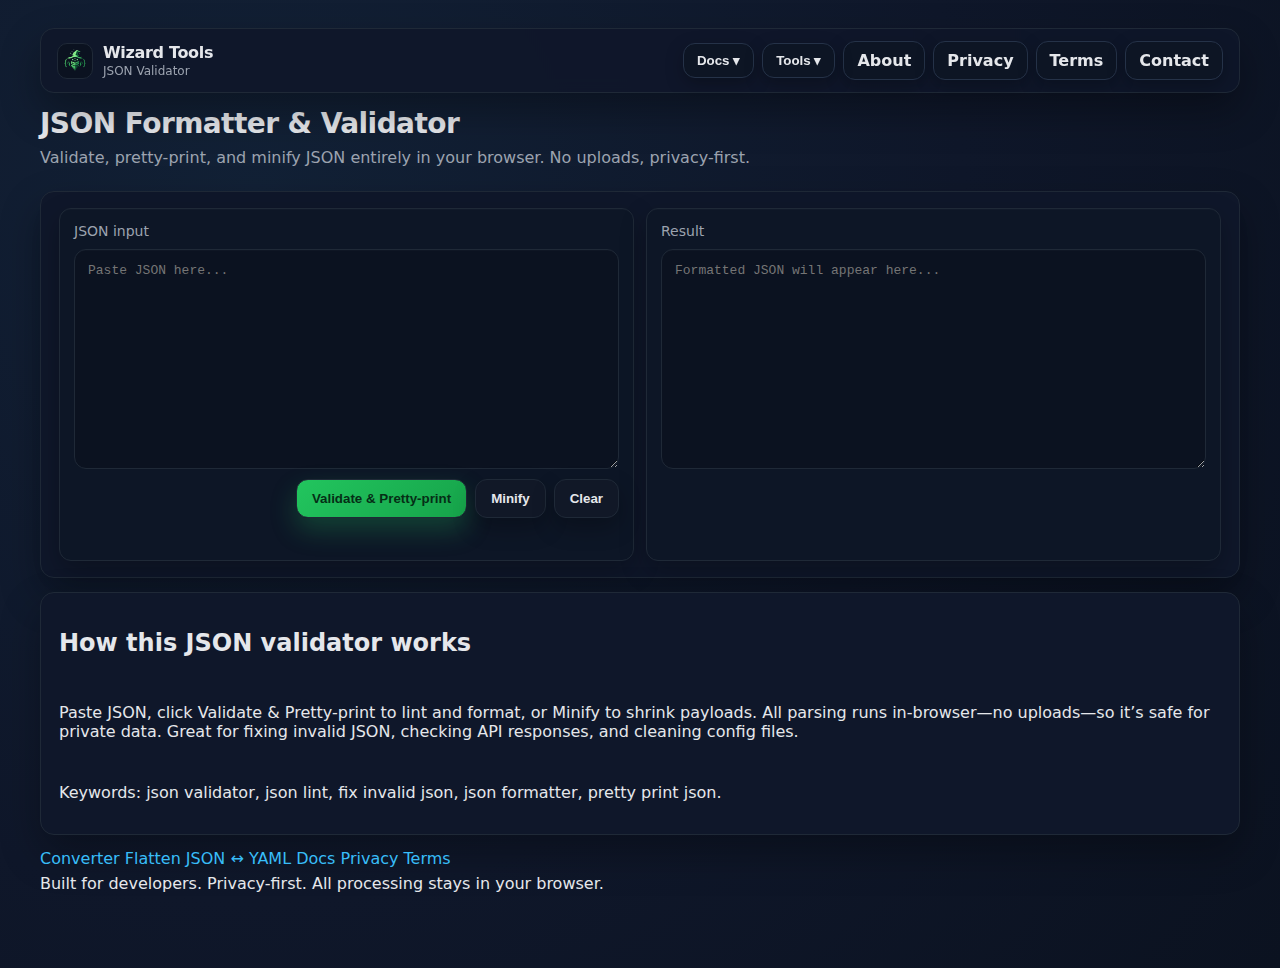
<file: json-validator.html>
<!doctype html>
<html lang="en">
<head>
  <meta charset="UTF-8" />
  <meta name="viewport" content="width=device-width, initial-scale=1.0" />
  <title>JSON Validator & Formatter • Wizard Tools</title>
  <meta name="description" content="Online JSON validator, formatter, and fixer. Lint, pretty-print, and minify JSON safely in your browser." />
  <link rel="icon" href="/images/image.png" />
  <link rel="manifest" href="manifest.json" />
  <meta name="theme-color" content="#0f172a" />
  <link rel="canonical" href="https://json-to-relational-csv.com/json-validator.html" />
  <meta property="og:title" content="JSON Validator & Formatter (Privacy-first)" />
  <meta property="og:description" content="Validate, format, and fix JSON in-browser. No uploads." />
  <meta property="og:type" content="website" />
  <meta property="og:url" content="https://json-to-relational-csv.com/json-validator.html" />
  <meta property="og:image" content="https://json-to-relational-csv.com/images/og.png" />
  <script defer data-domain="json-to-relational-csv.com" src="https://plausible.io/js/script.js"></script>
  <style>
    :root {
      --bg: #0f172a;
      --panel: #111827;
      --accent: #22c55e;
      --accent-2: #38bdf8;
      --border: #1f2937;
      --text: #e5e7eb;
      --muted: #9ca3af;
      --radius: 14px;
      --mono: "SFMono-Regular", Menlo, Consolas, monospace;
      --sans: "Inter", system-ui, -apple-system, BlinkMacSystemFont, "Segoe UI", sans-serif;
      color-scheme: dark;
    }
    * { box-sizing: border-box; }
    body {
      margin: 0;
      padding: 28px 18px 40px;
      background: radial-gradient(circle at 20% 20%, #122136, #0f172a 55%, #0b1220 100%);
      color: var(--text);
      font-family: var(--sans);
      min-height: 100vh;
    }
    main.page {
      max-width: 1200px;
      margin: 0 auto;
      display: flex;
      flex-direction: column;
      gap: 14px;
      min-height: 100vh;
    }
    a { color: var(--accent-2); text-decoration: none; }
    a:hover { color: #7dd3fc; }
    .top-nav {
      display: flex;
      align-items: center;
      justify-content: space-between;
      gap: 12px;
      padding: 12px 16px;
      background: #0f172aee;
      border: 1px solid #1f2937;
      border-radius: 14px;
      position: sticky;
      top: 0;
      z-index: 20;
      box-shadow: 0 18px 40px rgba(0,0,0,0.32);
      backdrop-filter: blur(6px);
    }
    .brand { display: flex; align-items: center; gap: 10px; }
    .brand-logo { width: 36px; height: 36px; border-radius: 10px; overflow: hidden; background: #0b1220; border: 1px solid #1f2937; display: inline-flex; align-items: center; justify-content: center; }
    .brand-logo img { width: 100%; height: 100%; object-fit: cover; }
    .brand-text { display: flex; flex-direction: column; gap: 2px; }
    .brand-name { font-weight: 800; font-size: 16px; letter-spacing: -0.02em; }
    .brand-tagline { color: var(--muted); font-size: 12px; }
    .nav-links { display: flex; align-items: center; gap: 8px; flex-wrap: wrap; }
    .mobile-toggle { display: none; align-items: center; gap: 6px; border: 1px solid #1f2937; background: #0b1220; color: var(--text); padding: 8px 12px; border-radius: 10px; font-weight: 700; cursor: pointer; }
    .nav-link, .nav-button {
      border: 1px solid #253248;
      background: #0d1524;
      color: var(--text);
      padding: 9px 13px;
      border-radius: 12px;
      font-weight: 600;
      cursor: pointer;
      transition: border-color 0.14s ease, background 0.14s ease, box-shadow 0.14s ease;
      box-shadow: 0 6px 18px rgba(0,0,0,0.25);
    }
    .nav-link:hover, .nav-button:hover { border-color: #38bdf8aa; background: #111c2f; }
    .dropdown { position: relative; }
    .dropdown-menu {
      position: absolute; top: calc(100% + 6px); left: 0; display: none; flex-direction: column; gap: 6px;
      padding: 10px; background: #0e182a; border: 1px solid #243047; border-radius: 12px; min-width: 200px;
      box-shadow: 0 16px 36px rgba(0,0,0,0.38); z-index: 30;
    }
    .dropdown.open .dropdown-menu { display: flex; }
    .dropdown-menu a { padding: 9px 11px; border-radius: 10px; color: var(--text); border: 1px solid transparent; }
    .dropdown-menu a:hover { background: #111f33; border-color: #243047; }
    h1 { margin: 0 0 8px; font-size: 28px; letter-spacing: -0.02em; }
    p.subtitle { margin: 0 0 10px; color: var(--muted); }
    .content-section {
      border: 1px solid #1f2937;
      background: #0f172a;
      border-radius: 14px;
      padding: 16px 18px;
      display: flex;
      flex-direction: column;
      gap: 10px;
      box-shadow: 0 18px 40px rgba(0,0,0,0.3);
    }
    .grid { display: grid; grid-template-columns: repeat(auto-fit, minmax(300px, 1fr)); gap: 12px; }
    .panel {
      border: 1px solid #1f2937;
      border-radius: 12px;
      padding: 14px;
      background: #0d1626;
      display: flex;
      flex-direction: column;
      gap: 10px;
      box-shadow: inset 0 1px 0 rgba(255,255,255,0.02), 0 10px 26px rgba(0,0,0,0.25);
    }
    label { font-size: 14px; color: var(--muted); display: flex; justify-content: space-between; align-items: center; }
    textarea {
      width: 100%; min-height: 220px; padding: 13px; border-radius: 12px; border: 1px solid #1f2937;
      background: #0b1220; color: var(--text); font-family: var(--mono); font-size: 13px;
      transition: border-color 0.14s ease, box-shadow 0.14s ease; box-shadow: inset 0 1px 0 rgba(255,255,255,0.02);
    }
    textarea:focus { outline: none; border-color: #22c55e80; box-shadow: 0 0 0 1px #22c55e30; }
    .controls { display: flex; flex-wrap: wrap; gap: 8px; justify-content: flex-end; }
    button {
      appearance: none; border: 1px solid #1f2937; border-radius: 12px; padding: 11px 15px;
      background: linear-gradient(135deg, #22c55e, #16a34a); color: #052e16; font-weight: 700; cursor: pointer;
      transition: transform 0.12s ease, box-shadow 0.14s ease, filter 0.14s ease;
      box-shadow: 0 12px 26px rgba(34,197,94,0.25);
    }
    button.secondary { background: #111827; color: var(--text); border-color: #1f2937; box-shadow: 0 10px 22px rgba(0,0,0,0.25); }
    button:hover { transform: translateY(-1px); filter: brightness(1.04); }
    button:disabled { opacity: 0.5; cursor: not-allowed; transform: none; box-shadow: none; }
    .status { font-size: 13px; color: var(--muted); min-height: 18px; }
    @media (max-width: 720px) {
      body { padding: 22px 14px 32px; }
      .top-nav { position: sticky; top: 0; }
      .mobile-toggle { display: inline-flex; margin-left: auto; }
      .nav-links { display: none; width: 100%; flex-direction: column; align-items: flex-start; gap: 6px; }
      .top-nav.open .nav-links { display: flex; }
      .dropdown { width: 100%; }
      .dropdown-menu { position: static; width: 100%; box-shadow: none; }
      .dropdown-menu a { width: 100%; }
    }
  </style>
</head>
<body>
  <main class="page" id="main-content">
    <nav class="top-nav" aria-label="Primary navigation">
      <div class="brand">
        <div class="brand-logo" aria-hidden="true">
          <img src="/images/image.png" alt="Wizard Tools logo" />
        </div>
        <div class="brand-text">
          <span class="brand-name">Wizard Tools</span>
          <span class="brand-tagline">JSON Validator</span>
        </div>
      </div>
      <button class="nav-button mobile-toggle" type="button" aria-expanded="false" aria-label="Toggle navigation">☰ Menu</button>
      <div class="nav-links">
        <div class="dropdown">
          <button class="nav-button" type="button">Docs ▾</button>
          <div class="dropdown-menu" role="menu">
            <a href="docs.html#features" role="menuitem">Features</a>
            <a href="docs.html#how-it-works" role="menuitem">How it works</a>
            <a href="docs.html#examples" role="menuitem">Examples</a>
            <a href="docs.html#schema" role="menuitem">Schema notes</a>
            <a href="docs.html#faq" role="menuitem">FAQ</a>
            <a href="privacy.html" role="menuitem">Privacy</a>
          </div>
        </div>
        <div class="dropdown">
          <button class="nav-button" type="button">Tools ▾</button>
          <div class="dropdown-menu" role="menu">
            <a href="index.html#converter" role="menuitem">JSON ↔ CSV (main)</a>
            <a href="json-validator.html" role="menuitem">JSON Validator</a>
            <a href="json-flatten.html" role="menuitem">Flatten / Unflatten</a>
            <a href="json-yaml.html" role="menuitem">JSON ↔ YAML</a>
          </div>
        </div>
        <a class="nav-link" href="about.html">About</a>
        <a class="nav-link" href="privacy.html">Privacy</a>
        <a class="nav-link" href="terms.html">Terms</a>
        <a class="nav-link" href="contact.html">Contact</a>
      </div>
    </nav>

    <header>
      <h1>JSON Formatter & Validator</h1>
      <p class="subtitle">Validate, pretty-print, and minify JSON entirely in your browser. No uploads, privacy-first.</p>
    </header>

    <section class="content-section">
      <div class="grid">
        <div class="panel">
          <label for="input">JSON input</label>
          <textarea id="input" placeholder='Paste JSON here...'></textarea>
          <div class="controls">
            <button id="pretty" class="primary" type="button">Validate & Pretty-print</button>
            <button id="minify" class="secondary" type="button">Minify</button>
            <button id="clear" class="secondary" type="button">Clear</button>
          </div>
          <div class="status" id="status"></div>
        </div>
        <div class="panel">
          <label for="output">Result</label>
          <textarea id="output" placeholder="Formatted JSON will appear here..." readonly></textarea>
        </div>
      </div>
    </section>

    <section class="content-section">
      <h2>How this JSON validator works</h2>
      <p>Paste JSON, click Validate & Pretty-print to lint and format, or Minify to shrink payloads. All parsing runs in-browser—no uploads—so it’s safe for private data. Great for fixing invalid JSON, checking API responses, and cleaning config files.</p>
      <p class="muted">Keywords: json validator, json lint, fix invalid json, json formatter, pretty print json.</p>
    </section>

    <footer>
      <div class="footer-links">
        <a href="index.html">Converter</a>
        <a href="json-flatten.html">Flatten</a>
        <a href="json-yaml.html">JSON ↔ YAML</a>
        <a href="docs.html">Docs</a>
        <a href="privacy.html">Privacy</a>
        <a href="terms.html">Terms</a>
      </div>
      <div style="margin-top: 6px;">Built for developers. Privacy-first. All processing stays in your browser.</div>
    </footer>
  </main>

  <script>
    const topNav = document.querySelector(".top-nav");
    const mobileToggle = document.querySelector(".mobile-toggle");
    const navLinksContainer = document.querySelector(".nav-links");
    const navDropdowns = document.querySelectorAll(".dropdown");

    navLinksContainer?.addEventListener("click", (e) => e.stopPropagation());
    if (mobileToggle && topNav) {
      mobileToggle.addEventListener("click", (e) => {
        e.stopPropagation();
        const isOpen = topNav.classList.toggle("open");
        mobileToggle.setAttribute("aria-expanded", isOpen ? "true" : "false");
      });
    }
    navDropdowns.forEach((dropdown) => {
      const trigger = dropdown.querySelector(".nav-button");
      trigger?.addEventListener("click", (e) => {
        e.stopPropagation();
        const isOpen = dropdown.classList.contains("open");
        navDropdowns.forEach((d) => d.classList.remove("open"));
        if (!isOpen) dropdown.classList.add("open");
      });
      dropdown.querySelectorAll("a").forEach((link) =>
        link.addEventListener("click", () => {
          dropdown.classList.remove("open");
          topNav?.classList.remove("open");
          mobileToggle?.setAttribute("aria-expanded", "false");
        })
      );
    });
    document.querySelectorAll(".nav-link").forEach((link) =>
      link.addEventListener("click", () => {
        topNav?.classList.remove("open");
        mobileToggle?.setAttribute("aria-expanded", "false");
      })
    );
    document.addEventListener("click", () => {
      navDropdowns.forEach((d) => d.classList.remove("open"));
      topNav?.classList.remove("open");
      mobileToggle?.setAttribute("aria-expanded", "false");
    });

    const input = document.getElementById("input");
    const output = document.getElementById("output");
    const statusEl = document.getElementById("status");
    const prettyBtn = document.getElementById("pretty");
    const minifyBtn = document.getElementById("minify");
    const clearBtn = document.getElementById("clear");

    const setStatus = (msg, ok = true) => {
      statusEl.textContent = msg || "";
      statusEl.style.color = ok ? "#22c55e" : "#f87171";
    };

    prettyBtn.addEventListener("click", () => {
      try {
        const parsed = JSON.parse(input.value);
        output.value = JSON.stringify(parsed, null, 2);
        setStatus("Valid JSON. Pretty-printed.", true);
      } catch (err) {
        output.value = "";
        setStatus(`Invalid JSON: ${err.message}`, false);
      }
    });

    minifyBtn.addEventListener("click", () => {
      try {
        const parsed = JSON.parse(input.value);
        output.value = JSON.stringify(parsed);
        setStatus("Valid JSON. Minified.", true);
      } catch (err) {
        output.value = "";
        setStatus(`Invalid JSON: ${err.message}`, false);
      }
    });

    clearBtn.addEventListener("click", () => {
      input.value = "";
      output.value = "";
      setStatus("");
    });
  </script>
</body>
</html>
</file>
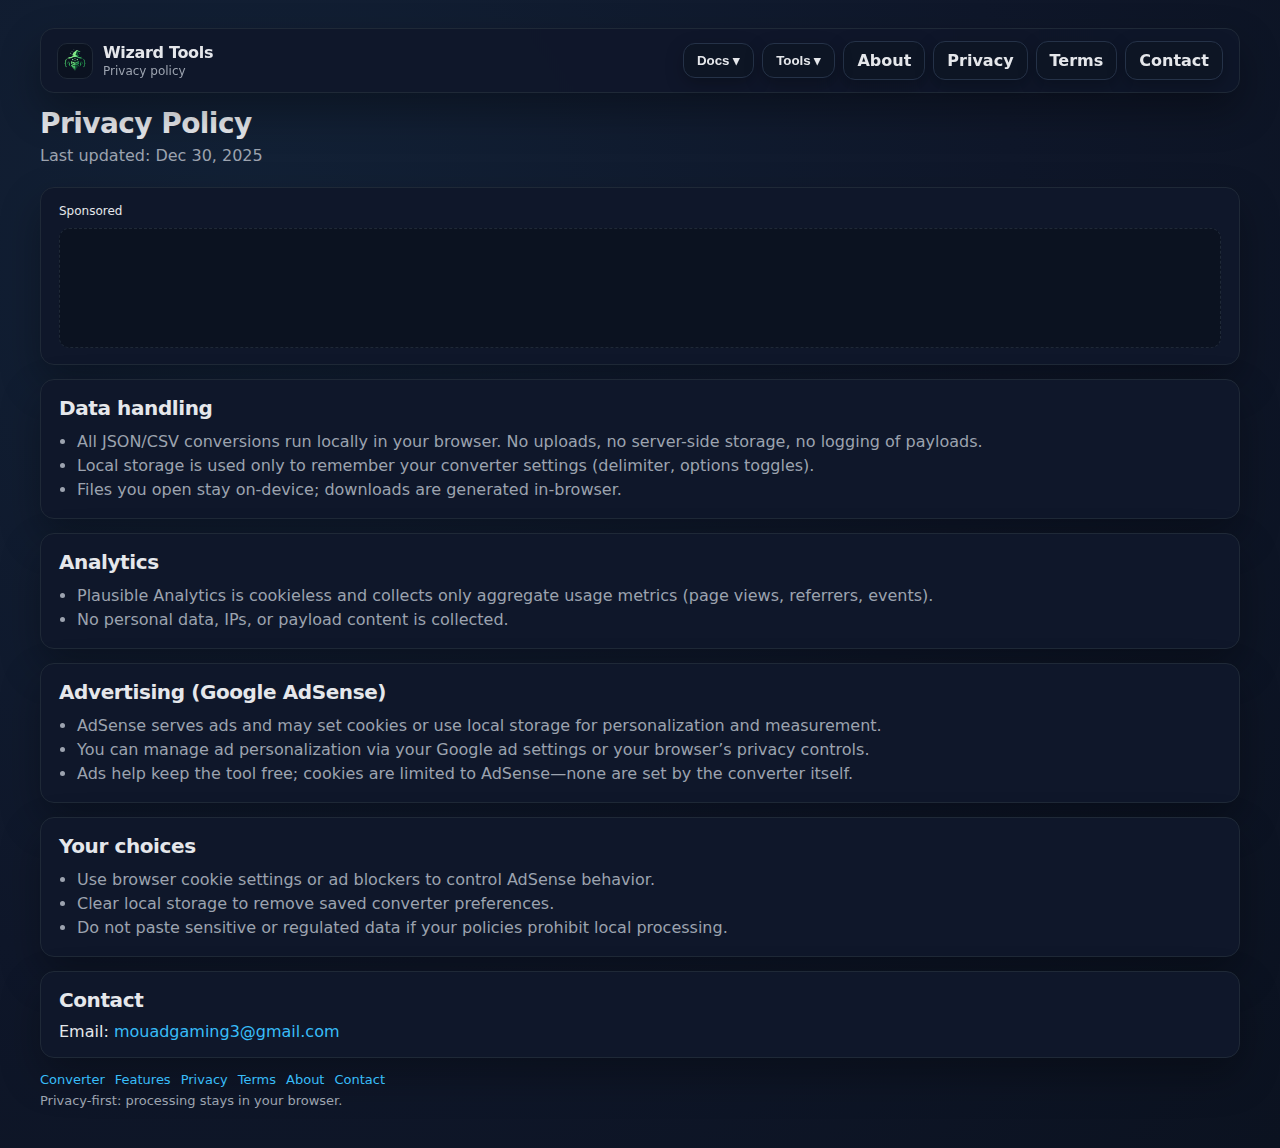
<file: privacy.html>
<!doctype html>
<html lang="en">
<head>
  <meta charset="UTF-8" />
  <meta name="viewport" content="width=device-width, initial-scale=1.0" />
  <title>Privacy Policy • Wizard Tools</title>
  <meta name="description" content="Privacy policy for the JSON to Relational CSV Converter, covering Plausible analytics and Google AdSense ads." />
  <link rel="icon" href="/images/image.png" />
  <link rel="manifest" href="manifest.json" />
  <meta name="theme-color" content="#0f172a" />
  <!-- Privacy-friendly analytics by Plausible -->
  <script defer data-domain="json-to-relational-csv.com" src="https://plausible.io/js/script.js"></script>
  <script async src="https://pagead2.googlesyndication.com/pagead/js/adsbygoogle.js?client=ca-pub-4160544759027026" crossorigin="anonymous"></script>
  <style>
    :root {
      --bg: #0f172a;
      --panel: #111827;
      --accent: #22c55e;
      --accent-2: #38bdf8;
      --border: #1f2937;
      --text: #e5e7eb;
      --muted: #9ca3af;
      --radius: 12px;
      --sans: "Inter", system-ui, -apple-system, BlinkMacSystemFont, "Segoe UI", sans-serif;
      color-scheme: dark;
    }

    * {
      box-sizing: border-box;
    }

    body {
      margin: 0;
      padding: 28px 18px 40px;
      background: radial-gradient(circle at 20% 20%, #122136, #0f172a 55%, #0b1220 100%);
      color: var(--text);
      font-family: var(--sans);
      min-height: 100vh;
    }

    .page {
      max-width: 1200px;
      margin: 0 auto;
      display: flex;
      flex-direction: column;
      gap: 14px;
    }

    a {
      color: var(--accent-2);
      text-decoration: none;
    }

    a:hover {
      color: #7dd3fc;
    }

    .top-nav {
      display: flex;
      align-items: center;
      justify-content: space-between;
      gap: 12px;
      padding: 12px 16px;
      background: #0f172aee;
      border: 1px solid #1f2937;
      border-radius: 14px;
      position: sticky;
      top: 0;
      z-index: 20;
      box-shadow: 0 18px 40px rgba(0, 0, 0, 0.32);
      backdrop-filter: blur(6px);
    }

    .brand {
      display: flex;
      align-items: center;
      gap: 10px;
    }

    .brand-logo {
      width: 36px;
      height: 36px;
      border-radius: 10px;
      display: inline-flex;
      align-items: center;
      justify-content: center;
      overflow: hidden;
      background: #0b1220;
      border: 1px solid var(--border);
    }

    .brand-logo img {
      width: 100%;
      height: 100%;
      object-fit: cover;
    }

    .brand-text {
      display: flex;
      flex-direction: column;
      gap: 2px;
    }

    .brand-name {
      font-weight: 800;
      font-size: 16px;
      letter-spacing: -0.02em;
    }

    .brand-tagline {
      color: var(--muted);
      font-size: 12px;
    }

    .nav-links {
      display: flex;
      align-items: center;
      gap: 8px;
      flex-wrap: wrap;
    }

    .mobile-toggle {
      display: none;
      align-items: center;
      gap: 6px;
      border: 1px solid var(--border);
      background: #0b1220;
      color: var(--text);
      padding: 8px 12px;
      border-radius: 10px;
      font-weight: 700;
      cursor: pointer;
    }

    .nav-link,
    .nav-button {
      border: 1px solid #253248;
      background: #0d1524;
      color: var(--text);
      padding: 9px 13px;
      border-radius: 12px;
      font-weight: 600;
      cursor: pointer;
      transition: border-color 0.14s ease, background 0.14s ease, box-shadow 0.14s ease;
      box-shadow: 0 6px 18px rgba(0, 0, 0, 0.25);
    }

    .nav-link:hover,
    .nav-button:hover {
      border-color: #38bdf8aa;
      background: #111c2f;
    }

    .dropdown {
      position: relative;
    }

    .dropdown-menu {
      position: absolute;
      top: calc(100% + 6px);
      left: 0;
      display: none;
      flex-direction: column;
      gap: 6px;
      padding: 10px;
      background: #0e182a;
      border: 1px solid #243047;
      border-radius: 12px;
      min-width: 200px;
      box-shadow: 0 16px 36px rgba(0, 0, 0, 0.38);
      z-index: 30;
    }

    .dropdown.open .dropdown-menu {
      display: flex;
    }

    .dropdown-menu a {
      padding: 9px 11px;
      border-radius: 10px;
      color: var(--text);
      border: 1px solid transparent;
    }

    .dropdown-menu a:hover {
      background: #111f33;
      border-color: #243047;
    }

    h1 {
      margin: 0 0 6px;
      font-size: 28px;
      letter-spacing: -0.02em;
    }

    p.subtitle {
      margin: 0 0 8px;
      color: var(--muted);
    }

    .content-section {
      border: 1px solid #1f2937;
      background: #0f172a;
      border-radius: 14px;
      padding: 16px 18px;
      display: flex;
      flex-direction: column;
      gap: 10px;
      box-shadow: 0 18px 40px rgba(0, 0, 0, 0.3);
    }

    .section-title {
      margin: 0;
      font-size: 20px;
      font-weight: 800;
      letter-spacing: -0.02em;
    }

    .list-tight {
      margin: 0;
      padding-left: 18px;
      color: var(--muted);
      line-height: 1.5;
    }

    .ad-slot {
      border: 1px dashed var(--border);
      background: #0b1220;
      border-radius: 10px;
      padding: 8px;
      display: block;
      text-align: center;
      min-height: 120px;
    }

    footer {
      color: var(--muted);
      font-size: 13px;
    }

    .footer-links {
      display: flex;
      flex-wrap: wrap;
      gap: 10px;
      align-items: center;
    }

    @media (max-width: 720px) {
      body {
        padding: 20px 14px 28px;
      }

      .top-nav {
        position: sticky;
        top: 0;
        gap: 10px;
      }

      .mobile-toggle {
        display: inline-flex;
        margin-left: auto;
      }

      .nav-links {
        display: none;
        width: 100%;
        flex-direction: column;
        align-items: flex-start;
        gap: 6px;
      }

      .top-nav.open .nav-links {
        display: flex;
      }

      .dropdown {
        width: 100%;
      }

      .dropdown-menu {
        position: static;
        box-shadow: none;
        width: 100%;
        margin-top: 4px;
      }

      .dropdown-menu a {
        width: 100%;
      }
    }
  </style>
</head>
<body>
  <main class="page" id="main-content">
    <nav class="top-nav" aria-label="Primary navigation">
      <div class="brand">
        <div class="brand-logo" aria-hidden="true">
          <img src="/images/image.png" alt="Wizard Tools logo" />
        </div>
        <div class="brand-text">
          <span class="brand-name">Wizard Tools</span>
          <span class="brand-tagline">Privacy policy</span>
        </div>
      </div>
      <button class="nav-button mobile-toggle" type="button" aria-expanded="false" aria-label="Toggle navigation">☰ Menu</button>
      <div class="nav-links">
        <div class="dropdown">
          <button class="nav-button" type="button">Docs ▾</button>
          <div class="dropdown-menu" role="menu">
            <a href="docs.html#features" role="menuitem">Features</a>
            <a href="docs.html#how-it-works" role="menuitem">How it works</a>
            <a href="docs.html#examples" role="menuitem">Examples</a>
            <a href="docs.html#schema" role="menuitem">Schema notes</a>
            <a href="docs.html#faq" role="menuitem">FAQ</a>
            <a href="privacy.html" role="menuitem">Privacy</a>
          </div>
        </div>
        <div class="dropdown">
          <button class="nav-button" type="button">Tools ▾</button>
          <div class="dropdown-menu" role="menu">
            <a href="index.html#converter" role="menuitem">JSON ↔ CSV (main)</a>
            <a href="json-validator.html" role="menuitem">JSON Validator</a>
            <a href="json-flatten.html" role="menuitem">Flatten / Unflatten</a>
            <a href="json-yaml.html" role="menuitem">JSON ↔ YAML</a>
          </div>
        </div>
        <a class="nav-link" href="about.html">About</a>
        <a class="nav-link" href="privacy.html">Privacy</a>
        <a class="nav-link" href="terms.html">Terms</a>
        <a class="nav-link" href="contact.html">Contact</a>
      </div>
    </nav>

    <header>
      <h1>Privacy Policy</h1>
      <p class="subtitle">Last updated: Dec 30, 2025</p>
    </header>

    <section class="content-section" aria-label="Sponsored placement">
      <div class="muted" style="font-size: 12px;">Sponsored</div>
      <ins
        class="adsbygoogle ad-slot"
        style="display:block"
        data-ad-client="ca-pub-4160544759027026"
        data-ad-slot="3234567890"
        data-ad-format="auto"
        data-full-width-responsive="true"
      ></ins>
      <script>
        (adsbygoogle = window.adsbygoogle || []).push({});
      </script>
    </section>

    <section class="content-section">
      <h2 class="section-title">Data handling</h2>
      <ul class="list-tight">
        <li>All JSON/CSV conversions run locally in your browser. No uploads, no server-side storage, no logging of payloads.</li>
        <li>Local storage is used only to remember your converter settings (delimiter, options toggles).</li>
        <li>Files you open stay on-device; downloads are generated in-browser.</li>
      </ul>
    </section>

    <section class="content-section">
      <h2 class="section-title">Analytics</h2>
      <ul class="list-tight">
        <li>Plausible Analytics is cookieless and collects only aggregate usage metrics (page views, referrers, events).</li>
        <li>No personal data, IPs, or payload content is collected.</li>
      </ul>
    </section>

    <section class="content-section">
      <h2 class="section-title">Advertising (Google AdSense)</h2>
      <ul class="list-tight">
        <li>AdSense serves ads and may set cookies or use local storage for personalization and measurement.</li>
        <li>You can manage ad personalization via your Google ad settings or your browser’s privacy controls.</li>
        <li>Ads help keep the tool free; cookies are limited to AdSense—none are set by the converter itself.</li>
      </ul>
    </section>

    <section class="content-section">
      <h2 class="section-title">Your choices</h2>
      <ul class="list-tight">
        <li>Use browser cookie settings or ad blockers to control AdSense behavior.</li>
        <li>Clear local storage to remove saved converter preferences.</li>
        <li>Do not paste sensitive or regulated data if your policies prohibit local processing.</li>
      </ul>
    </section>

    <section class="content-section">
      <h2 class="section-title">Contact</h2>
      <div class="muted">Email: <a href="mailto:mouadgaming3@gmail.com">mouadgaming3@gmail.com</a></div>
    </section>

    <footer>
      <div class="footer-links">
        <a href="index.html">Converter</a>
        <a href="docs.html#features">Features</a>
        <a href="privacy.html">Privacy</a>
        <a href="terms.html">Terms</a>
        <a href="about.html">About</a>
        <a href="contact.html">Contact</a>
      </div>
      <div style="margin-top: 6px;">Privacy-first: processing stays in your browser.</div>
    </footer>
  </main>

  <script>
    const topNav = document.querySelector(".top-nav");
    const mobileToggle = document.querySelector(".mobile-toggle");
    const navLinksContainer = document.querySelector(".nav-links");
    const navDropdowns = document.querySelectorAll(".dropdown");

    navLinksContainer?.addEventListener("click", (e) => e.stopPropagation());

    if (mobileToggle && topNav) {
      mobileToggle.addEventListener("click", (e) => {
        e.stopPropagation();
        const isOpen = topNav.classList.toggle("open");
        mobileToggle.setAttribute("aria-expanded", isOpen ? "true" : "false");
      });
    }

    navDropdowns.forEach((dropdown) => {
      const trigger = dropdown.querySelector(".nav-button");
      trigger?.addEventListener("click", (e) => {
        e.stopPropagation();
        const isOpen = dropdown.classList.contains("open");
        navDropdowns.forEach((d) => d.classList.remove("open"));
        if (!isOpen) dropdown.classList.add("open");
      });
      dropdown.querySelectorAll("a").forEach((link) =>
        link.addEventListener("click", () => {
          dropdown.classList.remove("open");
          topNav?.classList.remove("open");
          mobileToggle?.setAttribute("aria-expanded", "false");
        })
      );
    });

    document.querySelectorAll(".nav-link").forEach((link) =>
      link.addEventListener("click", () => {
        topNav?.classList.remove("open");
        mobileToggle?.setAttribute("aria-expanded", "false");
      })
    );

    document.addEventListener("click", () => {
      navDropdowns.forEach((d) => d.classList.remove("open"));
      topNav?.classList.remove("open");
      mobileToggle?.setAttribute("aria-expanded", "false");
    });
  </script>
</body>
</html>
</file>
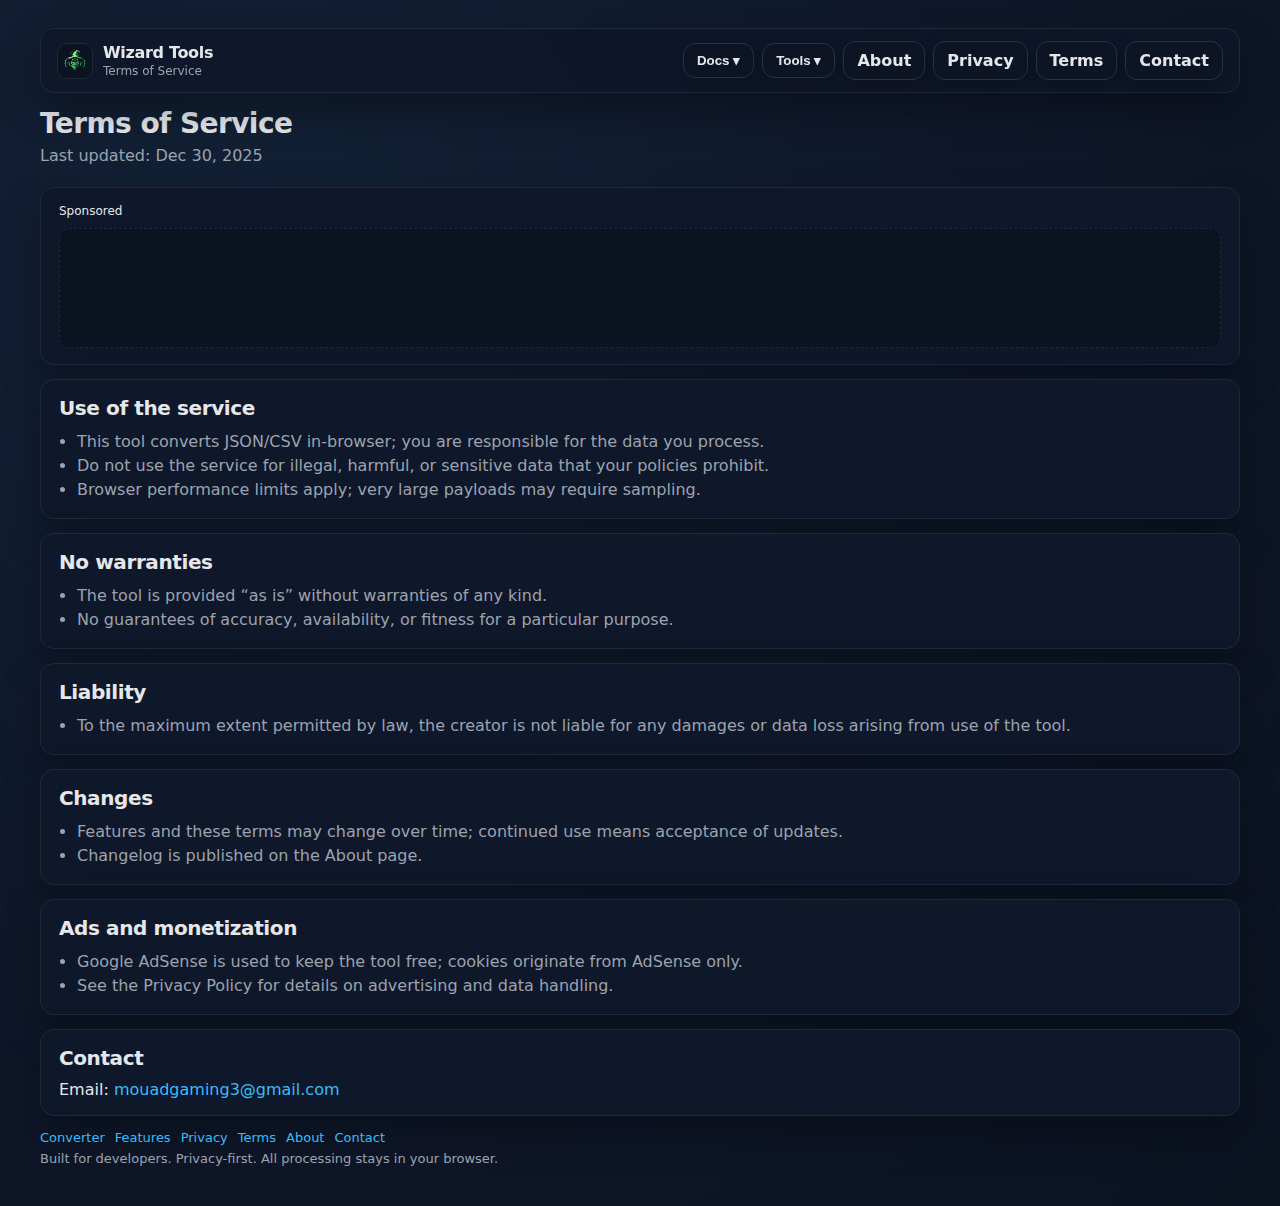
<file: terms.html>
<!doctype html>
<html lang="en">
<head>
  <meta charset="UTF-8" />
  <meta name="viewport" content="width=device-width, initial-scale=1.0" />
  <title>Terms of Service • Wizard Tools</title>
  <meta name="description" content="Terms of Service for the JSON to Relational CSV Converter." />
  <link rel="icon" href="/images/image.png" />
  <link rel="manifest" href="manifest.json" />
  <meta name="theme-color" content="#0f172a" />
  <!-- Privacy-friendly analytics by Plausible -->
  <script defer data-domain="json-to-relational-csv.com" src="https://plausible.io/js/script.js"></script>
  <script async src="https://pagead2.googlesyndication.com/pagead/js/adsbygoogle.js?client=ca-pub-4160544759027026" crossorigin="anonymous"></script>
  <style>
    :root {
      --bg: #0f172a;
      --panel: #111827;
      --accent: #22c55e;
      --accent-2: #38bdf8;
      --border: #1f2937;
      --text: #e5e7eb;
      --muted: #9ca3af;
      --radius: 12px;
      --sans: "Inter", system-ui, -apple-system, BlinkMacSystemFont, "Segoe UI", sans-serif;
      color-scheme: dark;
    }

    * {
      box-sizing: border-box;
    }

    body {
      margin: 0;
      padding: 28px 18px 40px;
      background: radial-gradient(circle at 20% 20%, #122136, #0f172a 55%, #0b1220 100%);
      color: var(--text);
      font-family: var(--sans);
      min-height: 100vh;
    }

    .page {
      max-width: 1200px;
      margin: 0 auto;
      display: flex;
      flex-direction: column;
      gap: 14px;
    }

    a {
      color: var(--accent-2);
      text-decoration: none;
    }

    a:hover {
      color: #7dd3fc;
    }

    .top-nav {
      display: flex;
      align-items: center;
      justify-content: space-between;
      gap: 12px;
      padding: 12px 16px;
      background: #0f172aee;
      border: 1px solid #1f2937;
      border-radius: 14px;
      position: sticky;
      top: 0;
      z-index: 20;
      box-shadow: 0 18px 40px rgba(0, 0, 0, 0.32);
      backdrop-filter: blur(6px);
    }

    .brand {
      display: flex;
      align-items: center;
      gap: 10px;
    }

    .brand-logo {
      width: 36px;
      height: 36px;
      border-radius: 10px;
      display: inline-flex;
      align-items: center;
      justify-content: center;
      overflow: hidden;
      background: #0b1220;
      border: 1px solid var(--border);
    }

    .brand-logo img {
      width: 100%;
      height: 100%;
      object-fit: cover;
    }

    .brand-text {
      display: flex;
      flex-direction: column;
      gap: 2px;
    }

    .brand-name {
      font-weight: 800;
      font-size: 16px;
      letter-spacing: -0.02em;
    }

    .brand-tagline {
      color: var(--muted);
      font-size: 12px;
    }

    .nav-links {
      display: flex;
      align-items: center;
      gap: 8px;
      flex-wrap: wrap;
    }

    .mobile-toggle {
      display: none;
      align-items: center;
      gap: 6px;
      border: 1px solid var(--border);
      background: #0b1220;
      color: var(--text);
      padding: 8px 12px;
      border-radius: 10px;
      font-weight: 700;
      cursor: pointer;
    }

    .nav-link,
    .nav-button {
      border: 1px solid #253248;
      background: #0d1524;
      color: var(--text);
      padding: 9px 13px;
      border-radius: 12px;
      font-weight: 600;
      cursor: pointer;
      transition: border-color 0.14s ease, background 0.14s ease, box-shadow 0.14s ease;
      box-shadow: 0 6px 18px rgba(0, 0, 0, 0.25);
    }

    .nav-link:hover,
    .nav-button:hover {
      border-color: #38bdf8aa;
      background: #111c2f;
    }

    .dropdown {
      position: relative;
    }

    .dropdown-menu {
      position: absolute;
      top: calc(100% + 6px);
      left: 0;
      display: none;
      flex-direction: column;
      gap: 6px;
      padding: 10px;
      background: #0e182a;
      border: 1px solid #243047;
      border-radius: 12px;
      min-width: 200px;
      box-shadow: 0 16px 36px rgba(0, 0, 0, 0.38);
      z-index: 30;
    }

    .dropdown.open .dropdown-menu {
      display: flex;
    }

    .dropdown-menu a {
      padding: 9px 11px;
      border-radius: 10px;
      color: var(--text);
      border: 1px solid transparent;
    }

    .dropdown-menu a:hover {
      background: #111f33;
      border-color: #243047;
    }

    h1 {
      margin: 0 0 6px;
      font-size: 28px;
      letter-spacing: -0.02em;
    }

    p.subtitle {
      margin: 0 0 8px;
      color: var(--muted);
    }

    .content-section {
      border: 1px solid #1f2937;
      background: #0f172a;
      border-radius: 14px;
      padding: 16px 18px;
      display: flex;
      flex-direction: column;
      gap: 10px;
      box-shadow: 0 18px 40px rgba(0, 0, 0, 0.3);
    }

    .section-title {
      margin: 0;
      font-size: 20px;
      font-weight: 800;
      letter-spacing: -0.02em;
    }

    .list-tight {
      margin: 0;
      padding-left: 18px;
      color: var(--muted);
      line-height: 1.5;
    }

    .ad-slot {
      border: 1px dashed var(--border);
      background: #0b1220;
      border-radius: 10px;
      padding: 8px;
      display: block;
      text-align: center;
      min-height: 120px;
    }

    footer {
      color: var(--muted);
      font-size: 13px;
    }

    .footer-links {
      display: flex;
      flex-wrap: wrap;
      gap: 10px;
      align-items: center;
    }

    @media (max-width: 720px) {
      body {
        padding: 20px 14px 28px;
      }

      .top-nav {
        position: sticky;
        top: 0;
        gap: 10px;
      }

      .mobile-toggle {
        display: inline-flex;
        margin-left: auto;
      }

      .nav-links {
        display: none;
        width: 100%;
        flex-direction: column;
        align-items: flex-start;
        gap: 6px;
      }

      .top-nav.open .nav-links {
        display: flex;
      }

      .dropdown {
        width: 100%;
      }

      .dropdown-menu {
        position: static;
        box-shadow: none;
        width: 100%;
        margin-top: 4px;
      }

      .dropdown-menu a {
        width: 100%;
      }
    }
  </style>
</head>
<body>
  <main class="page" id="main-content">
    <nav class="top-nav" aria-label="Primary navigation">
      <div class="brand">
        <div class="brand-logo" aria-hidden="true">
          <img src="/images/image.png" alt="Wizard Tools logo" />
        </div>
        <div class="brand-text">
          <span class="brand-name">Wizard Tools</span>
          <span class="brand-tagline">Terms of Service</span>
        </div>
      </div>
      <button class="nav-button mobile-toggle" type="button" aria-expanded="false" aria-label="Toggle navigation">☰ Menu</button>
      <div class="nav-links">
        <div class="dropdown">
          <button class="nav-button" type="button">Docs ▾</button>
          <div class="dropdown-menu" role="menu">
            <a href="docs.html#features" role="menuitem">Features</a>
            <a href="docs.html#how-it-works" role="menuitem">How it works</a>
            <a href="docs.html#examples" role="menuitem">Examples</a>
            <a href="docs.html#schema" role="menuitem">Schema notes</a>
            <a href="docs.html#faq" role="menuitem">FAQ</a>
            <a href="privacy.html" role="menuitem">Privacy</a>
          </div>
        </div>
        <div class="dropdown">
          <button class="nav-button" type="button">Tools ▾</button>
          <div class="dropdown-menu" role="menu">
            <a href="index.html#converter" role="menuitem">JSON ↔ CSV (main)</a>
            <a href="json-validator.html" role="menuitem">JSON Validator</a>
            <a href="json-flatten.html" role="menuitem">Flatten / Unflatten</a>
            <a href="json-yaml.html" role="menuitem">JSON ↔ YAML</a>
          </div>
        </div>
        <a class="nav-link" href="about.html">About</a>
        <a class="nav-link" href="privacy.html">Privacy</a>
        <a class="nav-link" href="terms.html">Terms</a>
        <a class="nav-link" href="contact.html">Contact</a>
      </div>
    </nav>

    <header>
      <h1>Terms of Service</h1>
      <p class="subtitle">Last updated: Dec 30, 2025</p>
    </header>

    <section class="content-section" aria-label="Sponsored placement">
      <div class="muted" style="font-size: 12px;">Sponsored</div>
      <ins
        class="adsbygoogle ad-slot"
        style="display:block"
        data-ad-client="ca-pub-4160544759027026"
        data-ad-slot="4234567890"
        data-ad-format="auto"
        data-full-width-responsive="true"
      ></ins>
      <script>
        (adsbygoogle = window.adsbygoogle || []).push({});
      </script>
    </section>

    <section class="content-section">
      <h2 class="section-title">Use of the service</h2>
      <ul class="list-tight">
        <li>This tool converts JSON/CSV in-browser; you are responsible for the data you process.</li>
        <li>Do not use the service for illegal, harmful, or sensitive data that your policies prohibit.</li>
        <li>Browser performance limits apply; very large payloads may require sampling.</li>
      </ul>
    </section>

    <section class="content-section">
      <h2 class="section-title">No warranties</h2>
      <ul class="list-tight">
        <li>The tool is provided “as is” without warranties of any kind.</li>
        <li>No guarantees of accuracy, availability, or fitness for a particular purpose.</li>
      </ul>
    </section>

    <section class="content-section">
      <h2 class="section-title">Liability</h2>
      <ul class="list-tight">
        <li>To the maximum extent permitted by law, the creator is not liable for any damages or data loss arising from use of the tool.</li>
      </ul>
    </section>

    <section class="content-section">
      <h2 class="section-title">Changes</h2>
      <ul class="list-tight">
        <li>Features and these terms may change over time; continued use means acceptance of updates.</li>
        <li>Changelog is published on the About page.</li>
      </ul>
    </section>

    <section class="content-section">
      <h2 class="section-title">Ads and monetization</h2>
      <ul class="list-tight">
        <li>Google AdSense is used to keep the tool free; cookies originate from AdSense only.</li>
        <li>See the Privacy Policy for details on advertising and data handling.</li>
      </ul>
    </section>

    <section class="content-section">
      <h2 class="section-title">Contact</h2>
      <div class="muted">Email: <a href="mailto:mouadgaming3@gmail.com">mouadgaming3@gmail.com</a></div>
    </section>

    <footer>
      <div class="footer-links">
        <a href="index.html">Converter</a>
        <a href="docs.html#features">Features</a>
        <a href="privacy.html">Privacy</a>
        <a href="terms.html">Terms</a>
        <a href="about.html">About</a>
        <a href="contact.html">Contact</a>
      </div>
      <div style="margin-top: 6px;">Built for developers. Privacy-first. All processing stays in your browser.</div>
    </footer>
  </main>

  <script>
    const topNav = document.querySelector(".top-nav");
    const mobileToggle = document.querySelector(".mobile-toggle");
    const navLinksContainer = document.querySelector(".nav-links");
    const navDropdowns = document.querySelectorAll(".dropdown");

    navLinksContainer?.addEventListener("click", (e) => e.stopPropagation());

    if (mobileToggle && topNav) {
      mobileToggle.addEventListener("click", (e) => {
        e.stopPropagation();
        const isOpen = topNav.classList.toggle("open");
        mobileToggle.setAttribute("aria-expanded", isOpen ? "true" : "false");
      });
    }

    navDropdowns.forEach((dropdown) => {
      const trigger = dropdown.querySelector(".nav-button");
      trigger?.addEventListener("click", (e) => {
        e.stopPropagation();
        const isOpen = dropdown.classList.contains("open");
        navDropdowns.forEach((d) => d.classList.remove("open"));
        if (!isOpen) dropdown.classList.add("open");
      });
      dropdown.querySelectorAll("a").forEach((link) =>
        link.addEventListener("click", () => {
          dropdown.classList.remove("open");
          topNav?.classList.remove("open");
          mobileToggle?.setAttribute("aria-expanded", "false");
        })
      );
    });

    document.querySelectorAll(".nav-link").forEach((link) =>
      link.addEventListener("click", () => {
        topNav?.classList.remove("open");
        mobileToggle?.setAttribute("aria-expanded", "false");
      })
    );

    document.addEventListener("click", () => {
      navDropdowns.forEach((d) => d.classList.remove("open"));
      topNav?.classList.remove("open");
      mobileToggle?.setAttribute("aria-expanded", "false");
    });
  </script>
</body>
</html>
</file>
<file: assets/styles.css>
:root {
  --bg: #0f172a;
  --panel: #111827;
  --accent: #22c55e;
  --accent-2: #38bdf8;
  --border: #1f2937;
  --text: #e5e7eb;
  --muted: #9ca3af;
  --error: #f87171;
  --warning: #fbbf24;
  --radius: 14px;
  --mono: "SFMono-Regular", Menlo, Consolas, monospace;
  --sans: "Inter", system-ui, -apple-system, BlinkMacSystemFont, "Segoe UI",
    sans-serif;
  color-scheme: dark;
}

* {
  box-sizing: border-box;
}

body {
  margin: 0;
  padding: 28px 18px 40px;
  background: radial-gradient(circle at 20% 20%, #122136, #0f172a 55%, #0b1220 100%);
  color: var(--text);
  font-family: var(--sans);
  min-height: 100vh;
  overflow: auto;
}

main.page {
  max-width: 1200px;
  margin: 0 auto;
  min-height: 100vh;
  display: flex;
  flex-direction: column;
  gap: 14px;
}

a {
  color: var(--accent-2);
  text-decoration: none;
}

a:hover {
  color: #7dd3fc;
}

.top-nav {
  display: flex;
  align-items: center;
  justify-content: space-between;
  gap: 12px;
  padding: 12px 16px;
  background: #0f172aee;
  border: 1px solid #1f2937;
  border-radius: 14px;
  position: sticky;
  top: 0;
  z-index: 20;
  box-shadow: 0 18px 40px rgba(0, 0, 0, 0.32);
  backdrop-filter: blur(6px);
}

.brand {
  display: flex;
  align-items: center;
  gap: 10px;
}

.brand-logo {
  width: 36px;
  height: 36px;
  border-radius: 10px;
  display: inline-flex;
  align-items: center;
  justify-content: center;
  overflow: hidden;
  background: #0b1220;
  border: 1px solid var(--border);
}

.brand-logo img {
  width: 100%;
  height: 100%;
  object-fit: cover;
}

.brand-text {
  display: flex;
  flex-direction: column;
  gap: 2px;
}

.brand-name {
  font-weight: 800;
  font-size: 16px;
  letter-spacing: -0.02em;
}

.brand-tagline {
  color: var(--muted);
  font-size: 12px;
}

.nav-links {
  display: flex;
  align-items: center;
  gap: 8px;
  flex-wrap: wrap;
}

.mobile-toggle {
  display: none;
  align-items: center;
  gap: 6px;
  border: 1px solid var(--border);
  background: #0b1220;
  color: var(--text);
  padding: 8px 12px;
  border-radius: 10px;
  font-weight: 700;
  cursor: pointer;
}

.nav-link,
.nav-button {
  border: 1px solid #253248;
  background: #0d1524;
  color: var(--text);
  padding: 9px 13px;
  border-radius: 12px;
  font-weight: 600;
  cursor: pointer;
  transition: border-color 0.14s ease, background 0.14s ease, box-shadow 0.14s ease;
  box-shadow: 0 6px 18px rgba(0, 0, 0, 0.25);
}

.nav-link:hover,
.nav-button:hover {
  border-color: #38bdf8aa;
  background: #111c2f;
}

.dropdown {
  position: relative;
}

.dropdown-menu {
  position: absolute;
  top: calc(100% + 6px);
  left: 0;
  display: none;
  flex-direction: column;
  gap: 6px;
  padding: 10px;
  background: #0e182a;
  border: 1px solid #243047;
  border-radius: 12px;
  min-width: 200px;
  box-shadow: 0 16px 36px rgba(0, 0, 0, 0.38);
  z-index: 30;
}

.dropdown.open .dropdown-menu {
  display: flex;
}

.dropdown-menu a {
  padding: 9px 11px;
  border-radius: 10px;
  color: var(--text);
  border: 1px solid transparent;
}

.dropdown-menu a:hover {
  background: #111f33;
  border-color: #243047;
}

h1 {
  margin: 0 0 8px;
  font-size: 28px;
  letter-spacing: -0.02em;
}

p.subtitle {
  margin: 0 0 10px;
  color: var(--muted);
}

.card {
  background: #0f172a;
  border: 1px solid #1f2937;
  border-radius: 14px;
  padding: 16px;
  box-shadow: 0 18px 40px rgba(0, 0, 0, 0.32);
  flex: 1;
  max-height: calc(100vh - 160px);
  overflow: auto;
}

.tabs {
  display: grid;
  grid-template-columns: repeat(2, 1fr);
  gap: 8px;
  margin-bottom: 16px;
}

.tab {
  padding: 12px 14px;
  border-radius: 10px;
  border: 1px solid #1f2937;
  background: #0b1220;
  color: #9ca3af;
  font-weight: 700;
  letter-spacing: -0.01em;
  cursor: pointer;
  transition: border-color 0.14s ease, color 0.14s ease, background 0.14s ease, box-shadow 0.14s ease;
  display: flex;
  align-items: center;
  gap: 8px;
  justify-content: center;
  box-shadow: 0 8px 18px rgba(0, 0, 0, 0.25);
}

.tab:hover {
  border-color: #2b3648;
  color: #cbd5e1;
}

.tab.active {
  background: linear-gradient(135deg, #1e293b, #0f172a);
  color: var(--text);
  border-color: #38bdf866;
  box-shadow: 0 10px 22px rgba(0, 0, 0, 0.28);
}

.grid {
  display: grid;
  grid-template-columns: repeat(auto-fit, minmax(320px, 1fr));
  gap: 12px;
  margin-bottom: 12px;
}

.panel {
  border: 1px solid #1f2937;
  border-radius: 12px;
  padding: 14px;
  background: #0d1626;
  display: flex;
  flex-direction: column;
  gap: 10px;
  box-shadow: inset 0 1px 0 rgba(255, 255, 255, 0.02), 0 10px 26px rgba(0, 0, 0, 0.25);
}

label {
  font-size: 14px;
  color: var(--muted);
  display: flex;
  align-items: center;
  gap: 8px;
  justify-content: space-between;
}

.textarea,
textarea {
  width: 100%;
  min-height: 240px;
  padding: 13px;
  border-radius: 12px;
  border: 1px solid #1f2937;
  background: #0b1220;
  color: var(--text);
  font-family: var(--mono);
  font-size: 13px;
  resize: vertical;
  transition: border-color 0.14s ease, box-shadow 0.14s ease;
  box-shadow: inset 0 1px 0 rgba(255, 255, 255, 0.02);
}

.textarea:focus,
textarea:focus {
  outline: none;
  border-color: #22c55e80;
  box-shadow: 0 0 0 1px #22c55e30;
}

.controls {
  display: flex;
  flex-wrap: wrap;
  gap: 8px;
  margin-bottom: 12px;
  align-items: center;
  justify-content: flex-end;
}

button,
.file-label {
  appearance: none;
  border: 1px solid #1f2937;
  border-radius: 12px;
  padding: 11px 15px;
  background: #0f172a;
  color: var(--text);
  font-weight: 700;
  cursor: pointer;
  transition: transform 0.12s ease, box-shadow 0.14s ease, filter 0.14s ease;
  box-shadow: 0 10px 22px rgba(0, 0, 0, 0.25);
}

button:hover,
.file-label:hover {
  transform: translateY(-1px);
  filter: brightness(1.04);
}

button.primary {
  background: linear-gradient(135deg, #22c55e, #16a34a);
  border-color: #22c55e;
  color: #052e16;
  box-shadow: 0 12px 26px rgba(34, 197, 94, 0.25);
}

button.primary:hover {
  background: linear-gradient(135deg, #16a34a, #15803d);
}

button.secondary {
  background: #111827;
  border-color: #1f2937;
}

button:disabled {
  opacity: 0.45;
  cursor: not-allowed;
  transform: none;
  box-shadow: none;
}

.file-label {
  display: inline-flex;
  gap: 8px;
  align-items: center;
  background: #0b1220;
}

input[type="file"] {
  display: none;
}

.status {
  margin-top: 8px;
  padding: 10px 12px;
  border-radius: 8px;
  border: 1px solid var(--border);
  background: #0b1220;
  color: var(--muted);
  font-size: 14px;
  display: none;
}

.status.show {
  display: block;
}

.status.error {
  color: #fecdd3;
  border-color: #f87171;
  background: #7f1d1d40;
}

.status.success {
  color: #d1fae5;
  border-color: #22c55e;
  background: #064e3b50;
}

.status.warning {
  color: #fef9c3;
  border-color: #fbbf24;
  background: #78350f50;
}

.badges {
  display: flex;
  gap: 6px;
  flex-wrap: wrap;
  font-size: 12px;
  color: var(--muted);
  margin: 6px 0 10px;
}

.badge {
  border: 1px solid var(--border);
  border-radius: 999px;
  padding: 4px 10px;
  background: #0f172a;
}

.extras {
  margin-top: 6px;
  display: flex;
  flex-direction: column;
  gap: 8px;
  color: var(--muted);
  font-size: 13px;
}

.note {
  border: 1px dashed var(--border);
  border-radius: 8px;
  padding: 10px 12px;
  background: #0f172a;
}

.note strong {
  color: var(--text);
}

.pill-list {
  display: flex;
  flex-wrap: wrap;
  gap: 6px;
  margin-top: 6px;
}

.pill {
  background: #0f172a;
  border: 1px solid var(--border);
  border-radius: 999px;
  padding: 4px 8px;
  color: var(--text);
  font-size: 12px;
}

.extra-table {
  border: 1px solid var(--border);
  border-radius: 8px;
  padding: 10px 12px;
  background: #0f172a;
  display: flex;
  align-items: center;
  justify-content: space-between;
  gap: 8px;
}

.extra-table strong {
  color: var(--text);
}

.small {
  padding: 8px 10px;
  font-size: 12px;
}

.docs {
  margin-top: 12px;
  border: 1px solid var(--border);
  border-radius: 8px;
  padding: 12px;
  background: #0f172a;
  color: var(--muted);
  font-size: 13px;
  line-height: 1.5;
}

.docs strong {
  color: var(--text);
}

.hint {
  display: inline-flex;
  align-items: center;
  justify-content: center;
  width: 16px;
  height: 16px;
  border-radius: 50%;
  border: 1px solid var(--border);
  color: var(--muted);
  font-size: 11px;
  cursor: help;
  margin-left: 6px;
}

.advanced-hidden {
  display: none !important;
}

.content-section {
  border: 1px solid #1f2937;
  background: #0f172a;
  border-radius: 14px;
  padding: 16px 18px;
  display: flex;
  flex-direction: column;
  gap: 10px;
  box-shadow: 0 18px 40px rgba(0, 0, 0, 0.3);
}

.section-grid {
  display: grid;
  grid-template-columns: repeat(auto-fit, minmax(240px, 1fr));
  gap: 10px;
}

.section-card {
  background: #0d1626;
  border: 1px solid #1f2937;
  border-radius: 12px;
  padding: 14px;
  display: flex;
  flex-direction: column;
  gap: 8px;
  box-shadow: inset 0 1px 0 rgba(255, 255, 255, 0.02), 0 12px 28px rgba(0, 0, 0, 0.25);
}

.section-title {
  margin: 0;
  font-size: 20px;
  font-weight: 800;
  letter-spacing: -0.02em;
}

.list-tight {
  margin: 0;
  padding-left: 18px;
  color: var(--muted);
  line-height: 1.5;
}

.toggle {
  display: flex;
  align-items: center;
  gap: 8px;
  color: var(--muted);
  font-size: 13px;
  user-select: none;
}

.toggle input {
  accent-color: #22c55e;
}

.drag-hint {
  border: 1px dashed var(--border);
  border-radius: 8px;
  padding: 10px 12px;
  background: #0f172a;
  color: var(--muted);
  font-size: 13px;
}

.footer-links {
  display: flex;
  flex-wrap: wrap;
  gap: 10px;
  align-items: center;
}

footer {
  color: var(--muted);
  font-size: 13px;
}

@media (max-width: 720px) {
  body {
    padding: 22px 14px 32px;
    overflow: auto;
  }

  h1 {
    font-size: 22px;
  }

  .top-nav {
    position: sticky;
    top: 0;
    gap: 10px;
  }

  .mobile-toggle {
    display: inline-flex;
    margin-left: auto;
  }

  .nav-links {
    display: none;
    width: 100%;
    flex-direction: column;
    align-items: flex-start;
    gap: 6px;
  }

  .top-nav.open .nav-links {
    display: flex;
  }

  .dropdown {
    width: 100%;
  }

  .dropdown-menu {
    position: static;
    box-shadow: none;
    width: 100%;
    margin-top: 4px;
  }

  .dropdown-menu a {
    width: 100%;
  }
}
</file>
